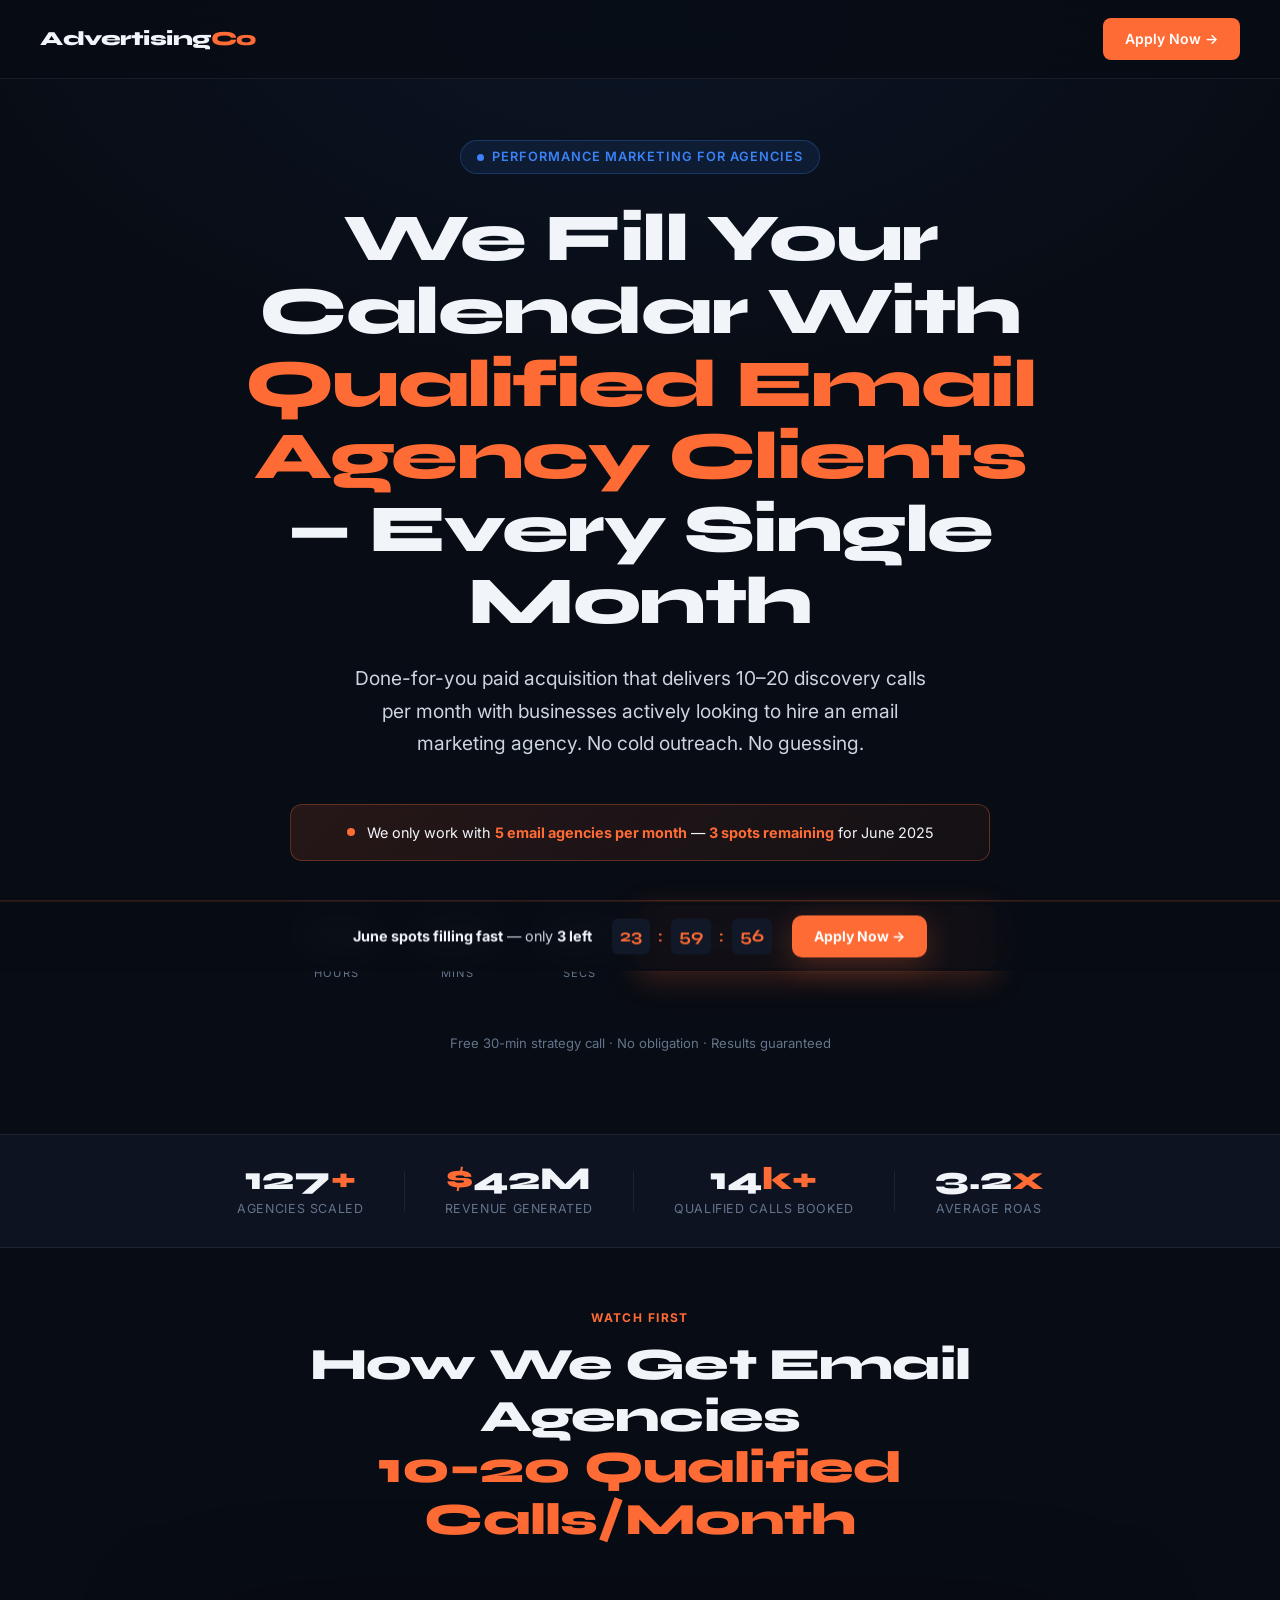
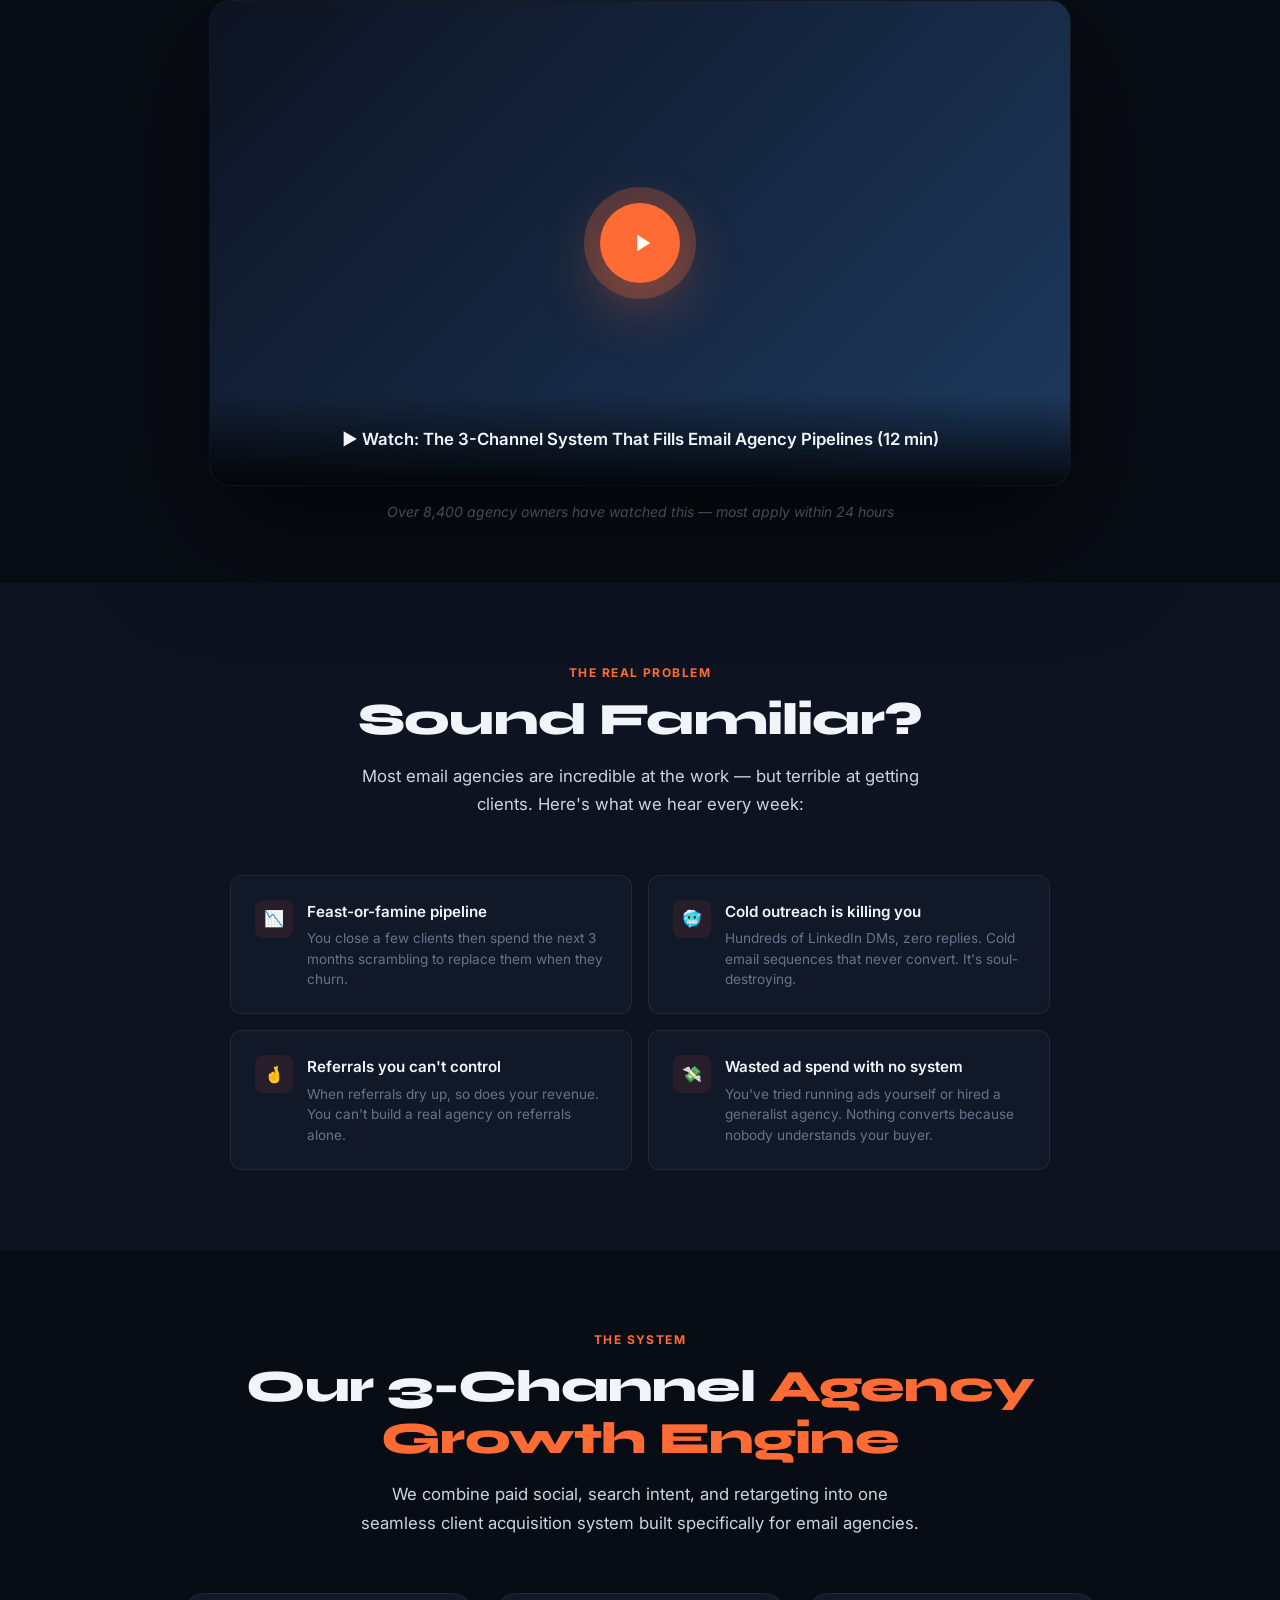
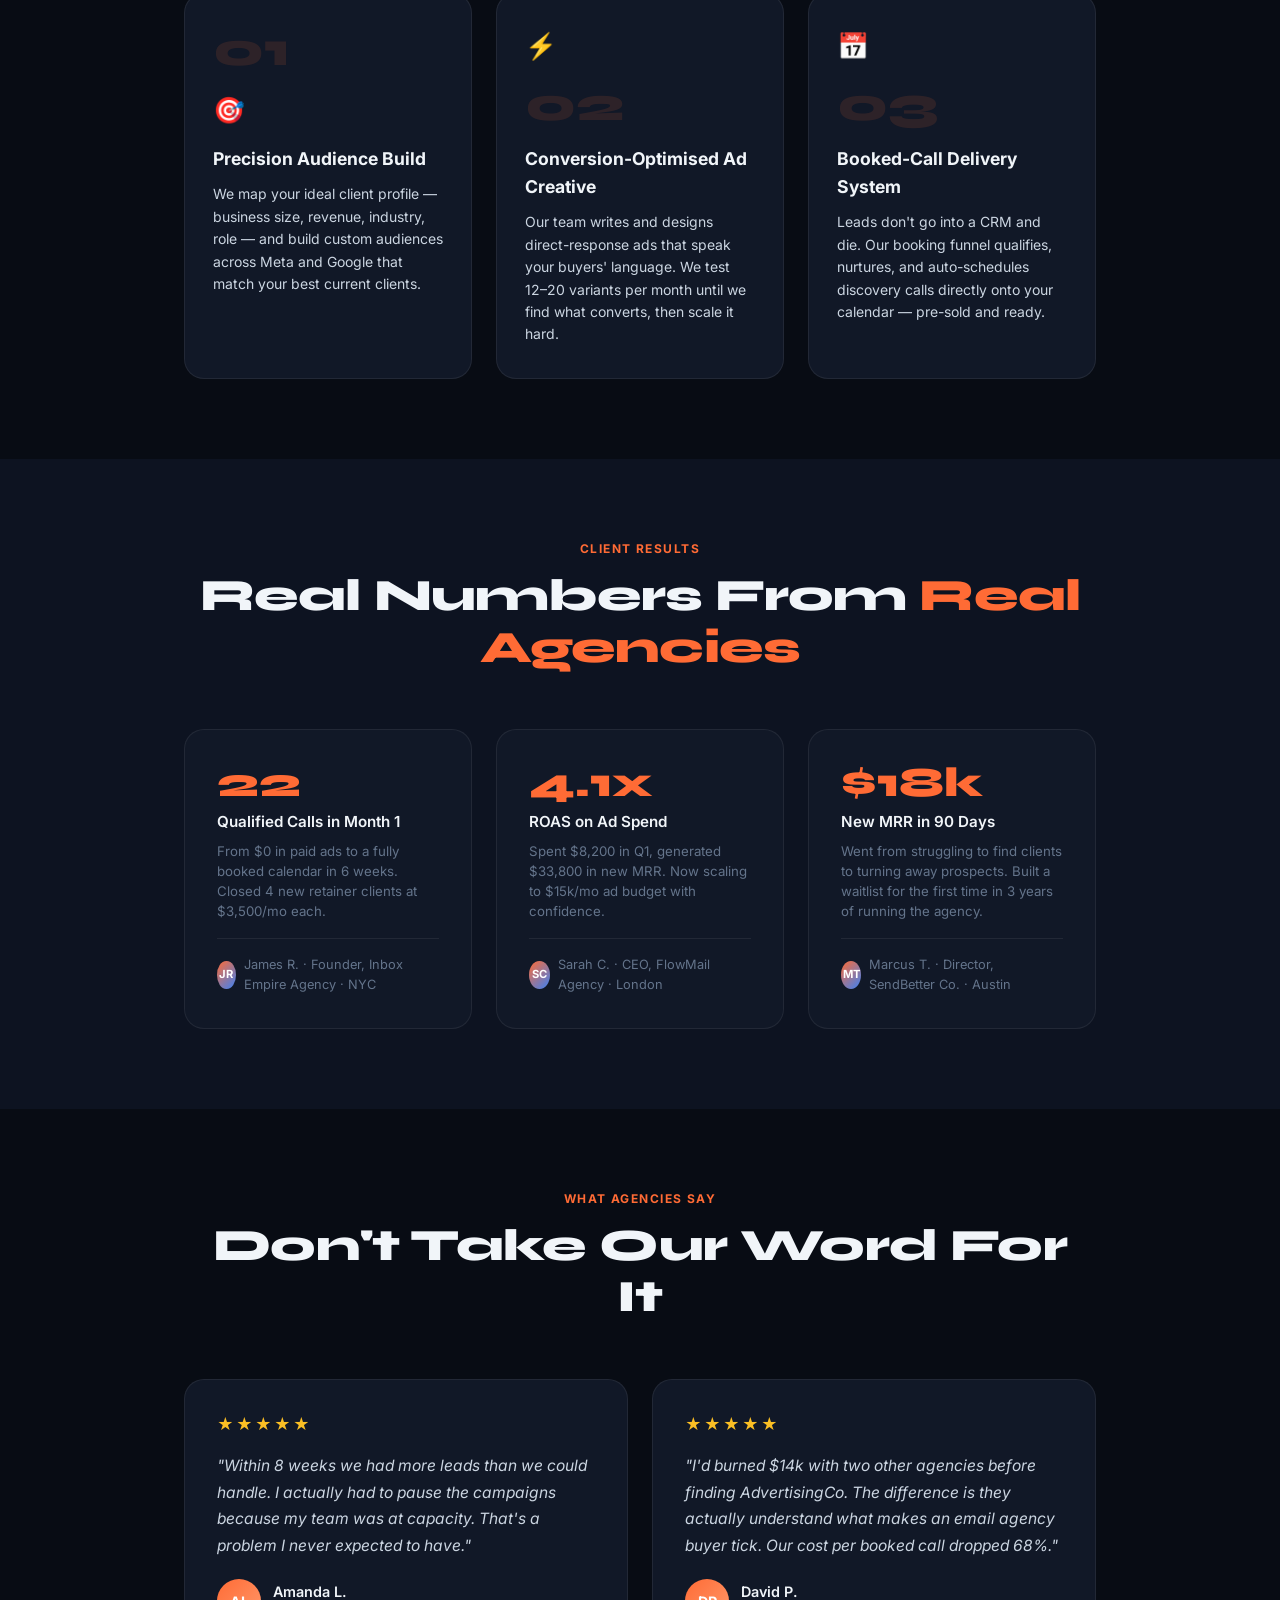
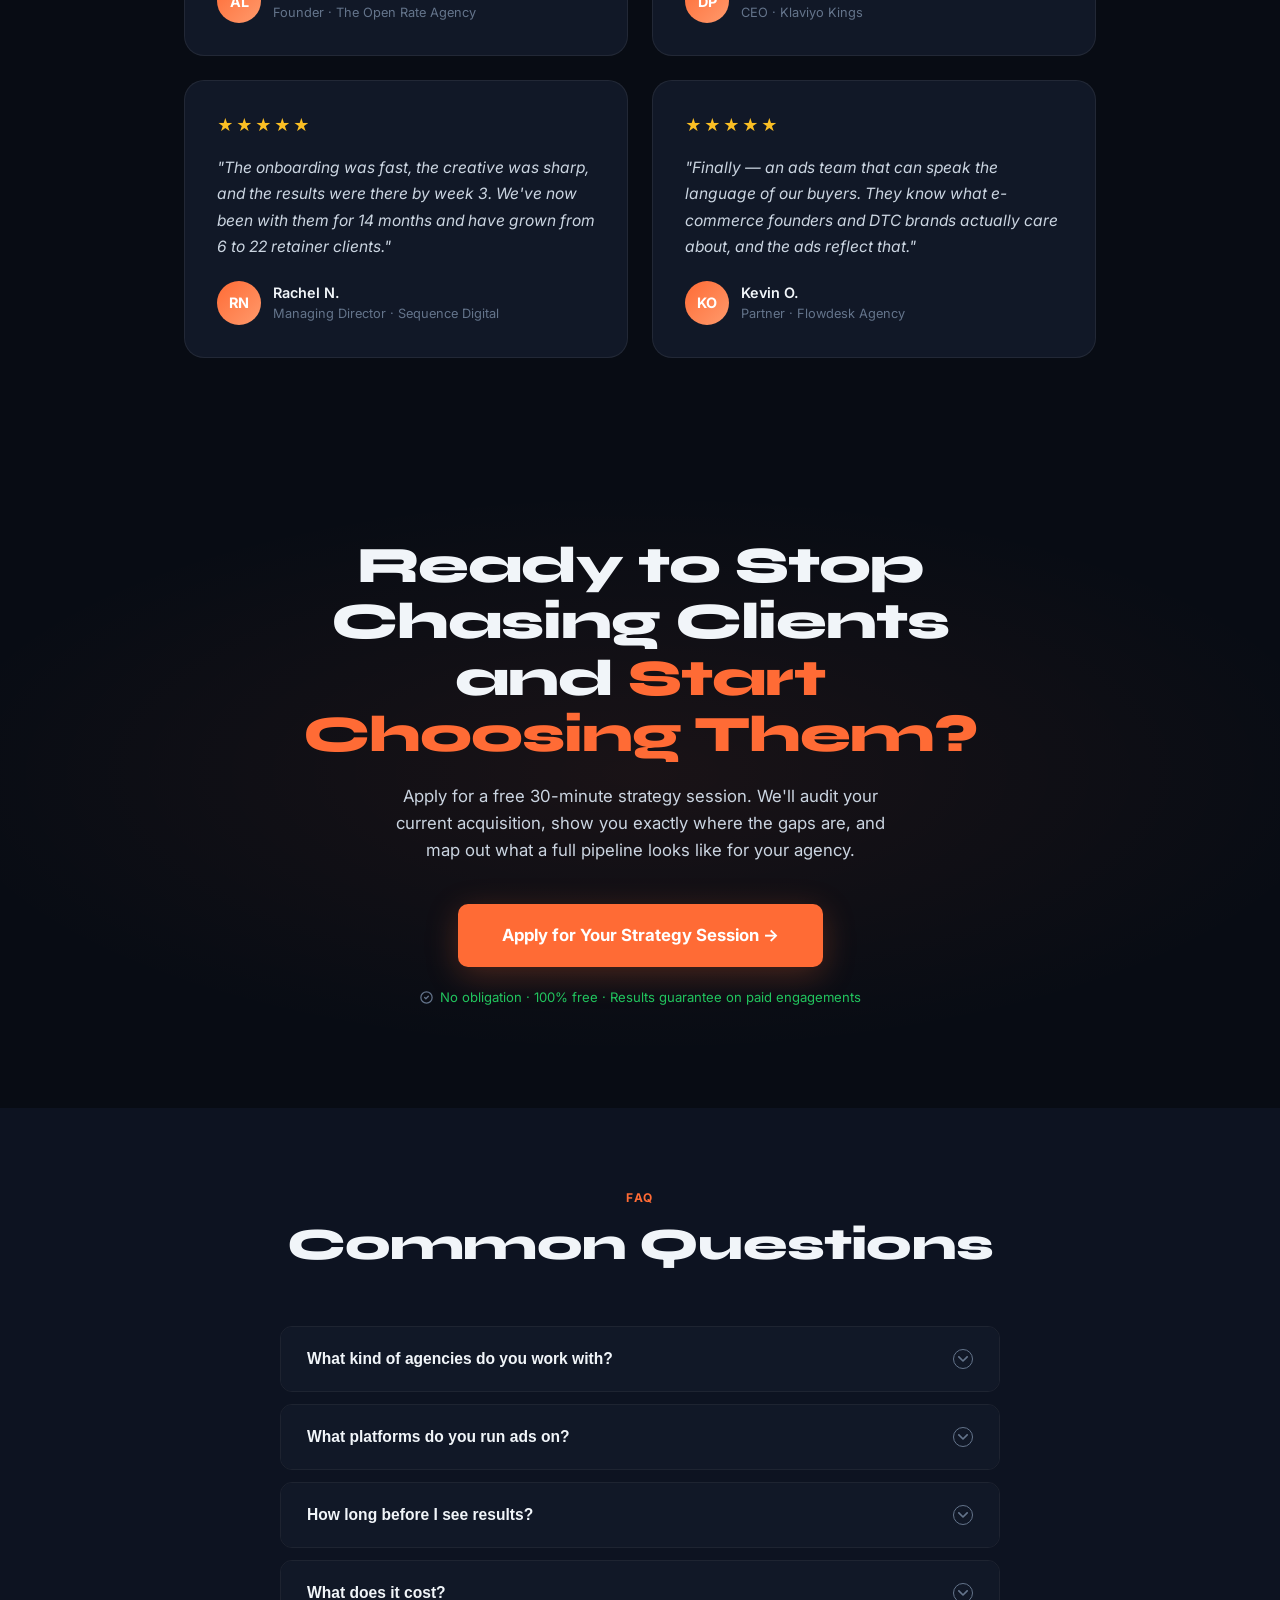
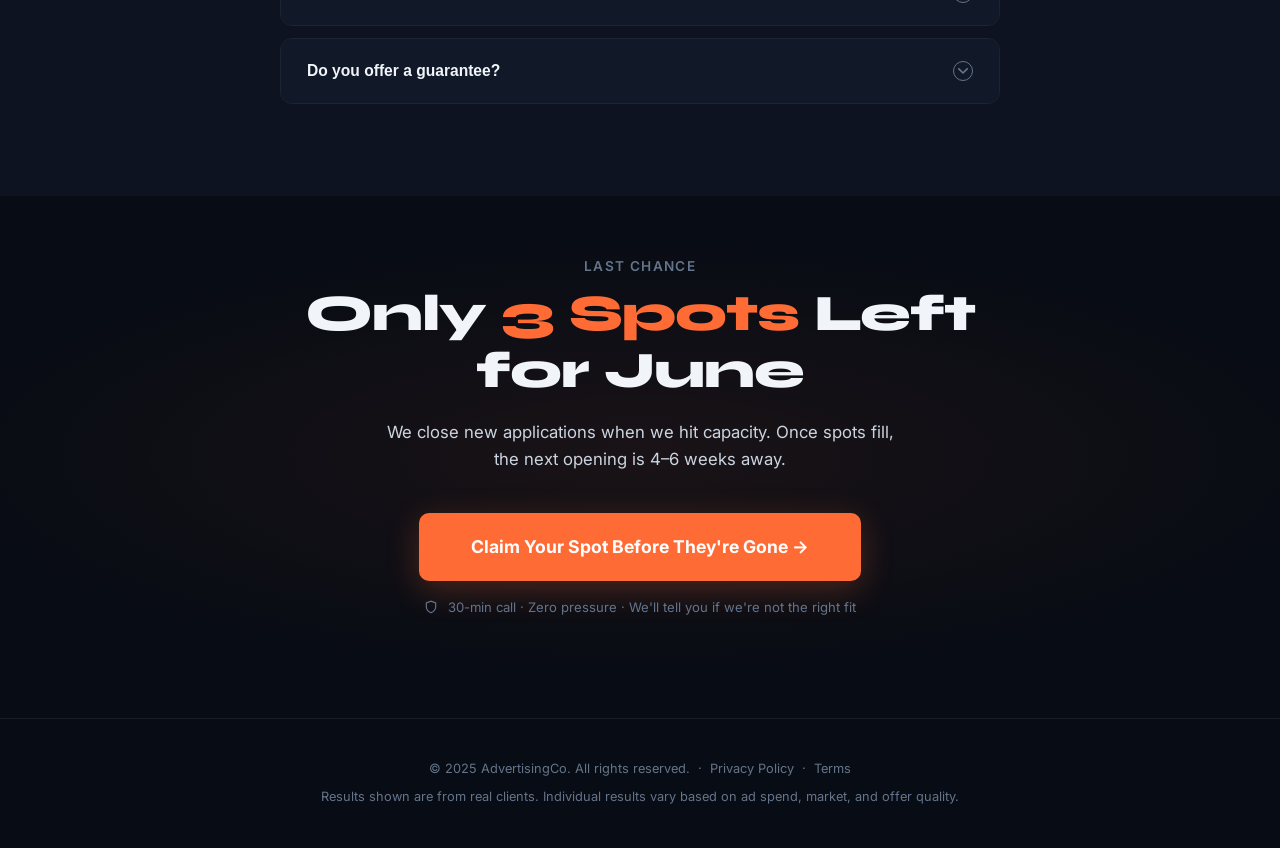
<file: index.html>
<!DOCTYPE html>
<html lang="en">
<head>
  <meta charset="UTF-8" />
  <meta name="viewport" content="width=device-width, initial-scale=1.0" />
  <title>AdvertisingCo — Performance Marketing for Email Marketing Agencies</title>
  <meta name="description" content="We fill your agency's calendar with 10–20 qualified discovery calls every month using paid acquisition. Done-for-you client generation for email marketing agencies." />
  <link rel="preconnect" href="https://fonts.googleapis.com" />
  <link rel="preconnect" href="https://fonts.gstatic.com" crossorigin />
  <link href="https://fonts.googleapis.com/css2?family=Inter:wght@300;400;500;600;700;800;900&family=Syne:wght@700;800&display=swap" rel="stylesheet" />

  <style>
    /* ── DESIGN TOKENS ───────────────────────────── */
    :root {
      --bg-primary:   #080C14;
      --bg-secondary: #0D1321;
      --bg-card:      #111827;
      --bg-elevated:  #1A2236;
      --text-primary: #F1F5F9;
      --text-secondary:#CBD5E1;
      --text-muted:   #64748B;
      --accent:       #FF6B35;
      --accent-hover: #E85520;
      --accent-glow:  rgba(255,107,53,0.25);
      --blue:         #3B82F6;
      --blue-glow:    rgba(59,130,246,0.2);
      --success:      #22C55E;
      --border:       rgba(255,255,255,0.07);
      --border-hover: rgba(255,255,255,0.14);
      --radius:       12px;
      --radius-lg:    20px;
    }

    *, *::before, *::after { box-sizing: border-box; margin: 0; padding: 0; }

    html { scroll-behavior: smooth; }

    body {
      font-family: 'Inter', sans-serif;
      background: var(--bg-primary);
      color: var(--text-primary);
      line-height: 1.6;
      overflow-x: hidden;
    }

    /* ── STICKY NAV ──────────────────────────────── */
    .nav {
      position: fixed; top: 0; left: 0; right: 0; z-index: 100;
      display: flex; align-items: center; justify-content: space-between;
      padding: 18px 40px;
      background: rgba(8,12,20,0.85);
      backdrop-filter: blur(16px);
      border-bottom: 1px solid var(--border);
      transition: all 0.3s;
    }
    .nav-logo {
      font-family: 'Syne', sans-serif;
      font-size: 1.25rem; font-weight: 800;
      color: var(--text-primary);
      letter-spacing: -0.5px;
    }
    .nav-logo span { color: var(--accent); }
    .nav-cta {
      background: var(--accent);
      color: #fff; font-weight: 600; font-size: 0.875rem;
      padding: 10px 22px; border-radius: 8px;
      text-decoration: none; border: none; cursor: pointer;
      transition: background 0.2s, transform 0.15s, box-shadow 0.2s;
    }
    .nav-cta:hover {
      background: var(--accent-hover);
      transform: translateY(-1px);
      box-shadow: 0 6px 24px var(--accent-glow);
    }

    /* ── SECTIONS ────────────────────────────────── */
    section { width: 100%; }
    .container { max-width: 960px; margin: 0 auto; padding: 0 24px; }
    .container-wide { max-width: 1140px; margin: 0 auto; padding: 0 24px; }

    /* ── HERO ────────────────────────────────────── */
    .hero {
      padding: 140px 24px 80px;
      text-align: center;
      background: radial-gradient(ellipse 80% 50% at 50% 0%, rgba(59,130,246,0.08) 0%, transparent 70%);
      position: relative;
    }
    .hero-eyebrow {
      display: inline-flex; align-items: center; gap: 8px;
      background: rgba(59,130,246,0.1);
      border: 1px solid rgba(59,130,246,0.25);
      border-radius: 100px;
      padding: 6px 16px;
      font-size: 0.8rem; font-weight: 600; letter-spacing: 0.08em;
      color: var(--blue); text-transform: uppercase;
      margin-bottom: 28px;
    }
    .hero-eyebrow::before { content: ''; width: 7px; height: 7px; background: var(--blue); border-radius: 50%; }
    .hero h1 {
      font-family: 'Syne', sans-serif;
      font-size: clamp(2.4rem, 5.5vw, 4.2rem);
      font-weight: 800; line-height: 1.08;
      letter-spacing: -1.5px;
      max-width: 820px; margin: 0 auto 24px;
    }
    .hero h1 em { font-style: normal; color: var(--accent); }
    .hero-sub {
      font-size: clamp(1rem, 2vw, 1.2rem);
      color: var(--text-secondary);
      max-width: 600px; margin: 0 auto 44px;
      line-height: 1.7;
    }

    /* ── SOCIAL PROOF BAR ────────────────────────── */
    .proof-bar {
      display: flex; align-items: center; justify-content: center;
      gap: 40px; flex-wrap: wrap;
      padding: 28px 24px;
      border-top: 1px solid var(--border);
      border-bottom: 1px solid var(--border);
      background: var(--bg-secondary);
    }
    .proof-stat { text-align: center; }
    .proof-stat-num {
      font-family: 'Syne', sans-serif;
      font-size: 2rem; font-weight: 800;
      color: var(--text-primary); line-height: 1;
    }
    .proof-stat-num span { color: var(--accent); }
    .proof-stat-label { font-size: 0.78rem; color: var(--text-muted); margin-top: 4px; letter-spacing: 0.05em; text-transform: uppercase; }
    .proof-divider { width: 1px; height: 40px; background: var(--border); }

    /* ── SPOTS BANNER ────────────────────────────── */
    .spots-banner {
      background: linear-gradient(135deg, rgba(255,107,53,0.12), rgba(255,107,53,0.05));
      border: 1px solid rgba(255,107,53,0.3);
      border-radius: var(--radius);
      padding: 16px 24px;
      display: flex; align-items: center; justify-content: center; gap: 12px;
      max-width: 700px; margin: 0 auto 44px;
      font-size: 0.9rem;
    }
    .spots-dot { width: 8px; height: 8px; background: var(--accent); border-radius: 50%; animation: pulse 1.5s infinite; }
    @keyframes pulse { 0%,100%{opacity:1;transform:scale(1)} 50%{opacity:0.5;transform:scale(1.3)} }
    .spots-banner strong { color: var(--accent); }

    /* ── VIDEO ───────────────────────────────────── */
    .vsl-section { padding: 60px 24px; }
    .video-wrapper {
      max-width: 860px; margin: 0 auto;
      border-radius: var(--radius-lg);
      overflow: hidden;
      box-shadow: 0 40px 120px rgba(0,0,0,0.6), 0 0 0 1px var(--border);
      position: relative;
      background: var(--bg-card);
      aspect-ratio: 16/9;
      cursor: pointer;
    }
    .video-thumb {
      width: 100%; height: 100%; object-fit: cover;
      position: absolute; inset: 0;
      background: linear-gradient(135deg, #0D1321, #1E3A5F);
      display: flex; align-items: center; justify-content: center;
    }
    .video-play-btn {
      width: 80px; height: 80px;
      background: var(--accent);
      border-radius: 50%;
      display: flex; align-items: center; justify-content: center;
      box-shadow: 0 0 0 16px var(--accent-glow), 0 20px 60px rgba(255,107,53,0.4);
      cursor: pointer; transition: transform 0.2s, box-shadow 0.2s;
      position: absolute; top: 50%; left: 50%; transform: translate(-50%,-50%);
      z-index: 2;
    }
    .video-play-btn:hover { transform: translate(-50%,-50%) scale(1.1); box-shadow: 0 0 0 20px var(--accent-glow), 0 20px 80px rgba(255,107,53,0.5); }
    .video-play-btn svg { width: 28px; height: 28px; fill: #fff; margin-left: 4px; }
    .video-headline {
      position: absolute; bottom: 0; left: 0; right: 0;
      padding: 32px;
      background: linear-gradient(to top, rgba(0,0,0,0.85), transparent);
      font-size: 1.05rem; font-weight: 600;
      text-align: center;
    }
    .video-caption {
      text-align: center; margin-top: 16px;
      font-size: 0.875rem; color: var(--text-muted); font-style: italic;
    }

    /* ── SECTION HEADERS ─────────────────────────── */
    .section-header { text-align: center; margin-bottom: 56px; }
    .section-eyebrow {
      font-size: 0.75rem; font-weight: 700; letter-spacing: 0.12em;
      text-transform: uppercase; color: var(--accent);
      margin-bottom: 12px;
    }
    .section-title {
      font-family: 'Syne', sans-serif;
      font-size: clamp(1.8rem, 3.5vw, 2.8rem);
      font-weight: 800; line-height: 1.15; letter-spacing: -0.8px;
    }
    .section-title em { font-style: normal; color: var(--accent); }
    .section-sub {
      font-size: 1.05rem; color: var(--text-secondary);
      max-width: 560px; margin: 16px auto 0; line-height: 1.7;
    }

    /* ── PROBLEM SECTION ─────────────────────────── */
    .problem-section {
      padding: 80px 24px;
      background: var(--bg-secondary);
    }
    .problem-grid {
      display: grid; grid-template-columns: 1fr 1fr;
      gap: 16px; max-width: 820px; margin: 0 auto;
    }
    .problem-card {
      background: var(--bg-card);
      border: 1px solid var(--border);
      border-radius: var(--radius);
      padding: 24px;
      display: flex; gap: 14px; align-items: flex-start;
      transition: border-color 0.2s;
    }
    .problem-card:hover { border-color: var(--border-hover); }
    .problem-icon {
      width: 38px; height: 38px; min-width: 38px;
      background: rgba(239,68,68,0.1);
      border-radius: 8px;
      display: flex; align-items: center; justify-content: center;
      font-size: 1rem;
    }
    .problem-card h4 { font-size: 0.95rem; font-weight: 600; margin-bottom: 4px; }
    .problem-card p { font-size: 0.85rem; color: var(--text-muted); line-height: 1.5; }

    /* ── SOLUTION / HOW IT WORKS ─────────────────── */
    .solution-section { padding: 80px 24px; }
    .steps-grid {
      display: grid; grid-template-columns: repeat(3, 1fr);
      gap: 24px;
    }
    .step-card {
      background: var(--bg-card);
      border: 1px solid var(--border);
      border-radius: var(--radius-lg);
      padding: 32px 28px;
      position: relative; overflow: hidden;
      transition: transform 0.25s, border-color 0.25s, box-shadow 0.25s;
    }
    .step-card:hover {
      transform: translateY(-4px);
      border-color: rgba(255,107,53,0.35);
      box-shadow: 0 20px 60px rgba(0,0,0,0.3);
    }
    .step-card::before {
      content: ''; position: absolute;
      inset: 0; opacity: 0;
      background: radial-gradient(ellipse at top left, var(--accent-glow), transparent 70%);
      transition: opacity 0.3s;
    }
    .step-card:hover::before { opacity: 1; }
    .step-num {
      font-family: 'Syne', sans-serif;
      font-size: 3rem; font-weight: 800;
      color: rgba(255,107,53,0.12); line-height: 1;
      margin-bottom: 16px;
    }
    .step-icon { font-size: 1.6rem; margin-bottom: 14px; }
    .step-card h3 { font-size: 1.1rem; font-weight: 700; margin-bottom: 10px; }
    .step-card p { font-size: 0.875rem; color: var(--text-secondary); line-height: 1.6; }

    /* ── RESULTS ─────────────────────────────────── */
    .results-section {
      padding: 80px 24px;
      background: var(--bg-secondary);
    }
    .results-grid {
      display: grid; grid-template-columns: repeat(3, 1fr);
      gap: 24px;
    }
    .result-card {
      background: var(--bg-card);
      border: 1px solid var(--border);
      border-radius: var(--radius-lg);
      padding: 32px;
      transition: transform 0.25s, border-color 0.25s;
    }
    .result-card:hover { transform: translateY(-3px); border-color: var(--border-hover); }
    .result-metric {
      font-family: 'Syne', sans-serif;
      font-size: 2.6rem; font-weight: 800;
      color: var(--accent); line-height: 1;
      margin-bottom: 6px;
    }
    .result-label { font-size: 0.95rem; font-weight: 600; margin-bottom: 8px; }
    .result-desc { font-size: 0.83rem; color: var(--text-muted); line-height: 1.5; }
    .result-agency {
      margin-top: 16px; padding-top: 16px;
      border-top: 1px solid var(--border);
      font-size: 0.8rem; color: var(--text-muted);
      display: flex; align-items: center; gap: 8px;
    }
    .result-avatar {
      width: 28px; height: 28px; border-radius: 50%;
      background: linear-gradient(135deg, var(--accent), var(--blue));
      font-size: 0.7rem; font-weight: 700;
      display: flex; align-items: center; justify-content: center;
      color: #fff;
    }

    /* ── TESTIMONIALS ────────────────────────────── */
    .testimonials-section { padding: 80px 24px; }
    .testimonials-grid {
      display: grid; grid-template-columns: repeat(2, 1fr);
      gap: 24px;
    }
    .testimonial-card {
      background: var(--bg-card);
      border: 1px solid var(--border);
      border-radius: var(--radius-lg);
      padding: 32px;
      transition: border-color 0.25s;
    }
    .testimonial-card:hover { border-color: rgba(255,107,53,0.3); }
    .testimonial-stars { color: #FBBF24; font-size: 1rem; margin-bottom: 16px; letter-spacing: 2px; }
    .testimonial-quote {
      font-size: 0.975rem; line-height: 1.7;
      color: var(--text-secondary); margin-bottom: 20px;
      font-style: italic;
    }
    .testimonial-author { display: flex; align-items: center; gap: 12px; }
    .author-avatar {
      width: 44px; height: 44px; border-radius: 50%;
      background: linear-gradient(135deg, var(--accent), #FF9A6C);
      display: flex; align-items: center; justify-content: center;
      font-weight: 700; font-size: 0.9rem; color: #fff;
    }
    .author-name { font-weight: 600; font-size: 0.9rem; }
    .author-title { font-size: 0.8rem; color: var(--text-muted); }

    /* ── CTA SECTION ─────────────────────────────── */
    .cta-section {
      padding: 100px 24px;
      text-align: center;
      background: radial-gradient(ellipse 80% 60% at 50% 50%, rgba(255,107,53,0.07) 0%, transparent 70%);
    }
    .cta-section h2 {
      font-family: 'Syne', sans-serif;
      font-size: clamp(2rem, 4vw, 3.2rem);
      font-weight: 800; letter-spacing: -1px;
      max-width: 700px; margin: 0 auto 20px;
      line-height: 1.1;
    }
    .cta-section h2 em { font-style: normal; color: var(--accent); }
    .cta-section p {
      font-size: 1.05rem; color: var(--text-secondary);
      max-width: 520px; margin: 0 auto 40px;
    }
    .guarantee-note {
      margin-top: 20px; font-size: 0.82rem;
      color: var(--text-muted); display: flex;
      align-items: center; justify-content: center; gap: 6px;
    }
    .guarantee-note svg { width: 15px; height: 15px; fill: var(--success); }

    /* ── BUTTONS ─────────────────────────────────── */
    .btn-primary {
      display: inline-block;
      background: var(--accent);
      color: #fff; font-weight: 700; font-size: 1.05rem;
      padding: 18px 44px; border-radius: 10px;
      text-decoration: none; border: none; cursor: pointer;
      transition: background 0.2s, transform 0.15s, box-shadow 0.2s;
      box-shadow: 0 8px 32px var(--accent-glow);
    }
    .btn-primary:hover {
      background: var(--accent-hover);
      transform: translateY(-2px);
      box-shadow: 0 14px 48px var(--accent-glow);
    }
    .btn-primary:active { transform: translateY(0); }
    .btn-secondary {
      display: inline-block;
      background: transparent;
      color: var(--text-primary); font-weight: 600; font-size: 0.95rem;
      padding: 14px 32px; border-radius: 10px;
      text-decoration: none;
      border: 1px solid var(--border-hover);
      cursor: pointer;
      transition: border-color 0.2s, background 0.2s;
    }
    .btn-secondary:hover { border-color: var(--accent); background: rgba(255,107,53,0.05); }

    /* ── FAQ ─────────────────────────────────────── */
    .faq-section {
      padding: 80px 24px;
      background: var(--bg-secondary);
    }
    .faq-list { max-width: 720px; margin: 0 auto; }
    .faq-item {
      border: 1px solid var(--border);
      border-radius: var(--radius);
      margin-bottom: 12px;
      overflow: hidden;
    }
    .faq-q {
      width: 100%; background: var(--bg-card);
      border: none; padding: 22px 26px;
      display: flex; align-items: center; justify-content: space-between;
      cursor: pointer; font-size: 0.975rem; font-weight: 600;
      color: var(--text-primary); text-align: left;
      transition: background 0.2s;
    }
    .faq-q:hover { background: var(--bg-elevated); }
    .faq-chevron {
      width: 20px; height: 20px; min-width: 20px;
      border: 1.5px solid var(--text-muted);
      border-radius: 50%;
      display: flex; align-items: center; justify-content: center;
      transition: transform 0.3s, border-color 0.2s;
    }
    .faq-chevron svg { width: 10px; fill: none; stroke: var(--text-muted); stroke-width: 2; transition: stroke 0.2s; }
    .faq-item.open .faq-chevron { transform: rotate(180deg); border-color: var(--accent); }
    .faq-item.open .faq-chevron svg { stroke: var(--accent); }
    .faq-a {
      background: var(--bg-card);
      padding: 0 26px;
      max-height: 0; overflow: hidden;
      transition: max-height 0.35s ease, padding 0.3s;
    }
    .faq-item.open .faq-a { max-height: 300px; padding: 0 26px 22px; }
    .faq-a p { font-size: 0.9rem; color: var(--text-secondary); line-height: 1.7; }

    /* ── STICKY CTA BAR ──────────────────────────── */
    .sticky-bar {
      position: fixed; bottom: 0; left: 0; right: 0; z-index: 90;
      background: rgba(8,12,20,0.96);
      backdrop-filter: blur(16px);
      border-top: 1px solid rgba(255,107,53,0.3);
      padding: 14px 24px;
      display: flex; align-items: center; justify-content: center; gap: 20px;
      transform: translateY(100%);
      transition: transform 0.4s cubic-bezier(0.16,1,0.3,1);
    }
    .sticky-bar.visible { transform: translateY(0); }
    .sticky-bar-text { font-size: 0.9rem; color: var(--text-secondary); }
    .sticky-bar-text strong { color: var(--text-primary); }
    .sticky-countdown {
      display: flex; gap: 8px; align-items: center;
      font-family: 'Syne', sans-serif;
      font-size: 1rem; font-weight: 700; color: var(--accent);
    }
    .sticky-countdown span { background: var(--bg-card); padding: 4px 8px; border-radius: 6px; font-size: 1.1rem; }

    /* ── COUNTDOWN IN HERO ───────────────────────── */
    .hero-countdown {
      display: inline-flex; gap: 16px;
      margin-bottom: 36px;
    }
    .countdown-unit { text-align: center; }
    .countdown-num {
      font-family: 'Syne', sans-serif;
      font-size: 2rem; font-weight: 800;
      background: var(--bg-card);
      border: 1px solid var(--border);
      border-radius: 10px;
      padding: 10px 18px;
      min-width: 70px;
      display: block; line-height: 1;
    }
    .countdown-label { font-size: 0.7rem; color: var(--text-muted); margin-top: 6px; letter-spacing: 0.1em; text-transform: uppercase; }

    /* ── FOOTER ──────────────────────────────────── */
    footer {
      padding: 40px 24px; text-align: center;
      border-top: 1px solid var(--border);
      font-size: 0.8rem; color: var(--text-muted);
    }
    footer a { color: var(--text-muted); text-decoration: none; }
    footer a:hover { color: var(--text-primary); }

    /* ── EXIT POPUP ──────────────────────────────── */
    .exit-overlay {
      position: fixed; inset: 0; z-index: 200;
      background: rgba(0,0,0,0.7); backdrop-filter: blur(4px);
      display: none; align-items: center; justify-content: center;
      padding: 24px;
    }
    .exit-overlay.active { display: flex; }
    .exit-modal {
      background: var(--bg-card);
      border: 1px solid rgba(255,107,53,0.3);
      border-radius: var(--radius-lg);
      padding: 48px 40px;
      max-width: 520px; width: 100%;
      text-align: center; position: relative;
    }
    .exit-close {
      position: absolute; top: 16px; right: 18px;
      background: none; border: none; cursor: pointer;
      color: var(--text-muted); font-size: 1.3rem; line-height: 1;
    }
    .exit-modal h3 {
      font-family: 'Syne', sans-serif;
      font-size: 1.7rem; font-weight: 800; margin-bottom: 12px;
    }
    .exit-modal p { font-size: 0.925rem; color: var(--text-secondary); margin-bottom: 28px; line-height: 1.6; }
    .exit-modal .btn-primary { width: 100%; display: block; }
    .exit-dismiss { margin-top: 14px; font-size: 0.82rem; color: var(--text-muted); cursor: pointer; }
    .exit-dismiss:hover { color: var(--text-primary); }

    /* ── TOAST ───────────────────────────────────── */
    .proof-toast {
      position: fixed; bottom: 80px; left: 24px; z-index: 150;
      background: var(--bg-elevated);
      border: 1px solid var(--border-hover);
      border-radius: 12px;
      padding: 12px 18px;
      display: flex; align-items: center; gap: 10px;
      font-size: 0.83rem; color: var(--text-secondary);
      box-shadow: 0 8px 32px rgba(0,0,0,0.3);
      transform: translateY(20px); opacity: 0;
      transition: transform 0.4s, opacity 0.4s;
      max-width: 280px;
    }
    .proof-toast.show { transform: translateY(0); opacity: 1; }
    .toast-dot { width: 8px; height: 8px; background: var(--success); border-radius: 50%; min-width: 8px; }

    /* ── FADE IN ─────────────────────────────────── */
    .fade-in { opacity: 0; transform: translateY(28px); transition: opacity 0.6s ease, transform 0.6s ease; }
    .fade-in.visible { opacity: 1; transform: translateY(0); }

    /* ── RESPONSIVE ──────────────────────────────── */
    @media (max-width: 768px) {
      .nav { padding: 14px 20px; }
      .hero { padding: 100px 20px 60px; }
      .proof-bar { gap: 24px; }
      .proof-divider { display: none; }
      .problem-grid { grid-template-columns: 1fr; }
      .steps-grid { grid-template-columns: 1fr; }
      .results-grid { grid-template-columns: 1fr; }
      .testimonials-grid { grid-template-columns: 1fr; }
      .sticky-bar { flex-direction: column; gap: 10px; padding: 12px 16px; }
      .sticky-bar-text { text-align: center; font-size: 0.82rem; }
    }
  </style>
</head>

<body>

  <!-- NAV -->
  <nav class="nav">
    <div class="nav-logo">Advertising<span>Co</span></div>
    <a href="apply.html" class="nav-cta">Apply Now →</a>
  </nav>

  <!-- HERO -->
  <section class="hero" id="hero">
    <div class="container">
      <div class="hero-eyebrow">Performance Marketing for Agencies</div>

      <h1>We Fill Your Calendar With <em>Qualified Email Agency Clients</em> — Every Single Month</h1>

      <p class="hero-sub">
        Done-for-you paid acquisition that delivers 10–20 discovery calls per month with businesses actively looking to hire an email marketing agency. No cold outreach. No guessing.
      </p>

      <div class="spots-banner">
        <span class="spots-dot"></span>
        <span>We only work with <strong>5 email agencies per month</strong> — <strong id="spots-left">3 spots remaining</strong> for June 2025</span>
      </div>

      <div class="hero-countdown">
        <div class="countdown-unit">
          <span class="countdown-num" id="c-hours">23</span>
          <div class="countdown-label">Hours</div>
        </div>
        <div class="countdown-unit">
          <span class="countdown-num" id="c-mins">47</span>
          <div class="countdown-label">Mins</div>
        </div>
        <div class="countdown-unit">
          <span class="countdown-num" id="c-secs">00</span>
          <div class="countdown-label">Secs</div>
        </div>
      </div>

      <a href="apply.html" class="btn-primary">Check If Your Agency Qualifies →</a>
      <p style="margin-top:14px;font-size:0.82rem;color:var(--text-muted);">Free 30-min strategy call · No obligation · Results guaranteed</p>
    </div>
  </section>

  <!-- PROOF BAR -->
  <div class="proof-bar fade-in">
    <div class="proof-stat">
      <div class="proof-stat-num">127<span>+</span></div>
      <div class="proof-stat-label">Agencies Scaled</div>
    </div>
    <div class="proof-divider"></div>
    <div class="proof-stat">
      <div class="proof-stat-num"><span>$</span>42M</div>
      <div class="proof-stat-label">Revenue Generated</div>
    </div>
    <div class="proof-divider"></div>
    <div class="proof-stat">
      <div class="proof-stat-num">14<span>k+</span></div>
      <div class="proof-stat-label">Qualified Calls Booked</div>
    </div>
    <div class="proof-divider"></div>
    <div class="proof-stat">
      <div class="proof-stat-num">3.2<span>x</span></div>
      <div class="proof-stat-label">Average ROAS</div>
    </div>
  </div>

  <!-- VSL -->
  <section class="vsl-section fade-in">
    <div class="container">
      <div class="section-header">
        <div class="section-eyebrow">Watch First</div>
        <h2 class="section-title">How We Get Email Agencies<br><em>10–20 Qualified Calls/Month</em></h2>
      </div>
      <div class="video-wrapper">
        <div class="video-thumb">
          <div class="video-play-btn" onclick="handleVideoPlay()">
            <svg viewBox="0 0 24 24"><path d="M8 5v14l11-7z"/></svg>
          </div>
          <div class="video-headline">▶ Watch: The 3-Channel System That Fills Email Agency Pipelines (12 min)</div>
        </div>
      </div>
      <p class="video-caption">Over 8,400 agency owners have watched this — most apply within 24 hours</p>
    </div>
  </section>

  <!-- PROBLEM -->
  <section class="problem-section">
    <div class="container">
      <div class="section-header fade-in">
        <div class="section-eyebrow">The Real Problem</div>
        <h2 class="section-title">Sound Familiar?</h2>
        <p class="section-sub">Most email agencies are incredible at the work — but terrible at getting clients. Here's what we hear every week:</p>
      </div>
      <div class="problem-grid">
        <div class="problem-card fade-in">
          <div class="problem-icon">📉</div>
          <div>
            <h4>Feast-or-famine pipeline</h4>
            <p>You close a few clients then spend the next 3 months scrambling to replace them when they churn.</p>
          </div>
        </div>
        <div class="problem-card fade-in">
          <div class="problem-icon">🥶</div>
          <div>
            <h4>Cold outreach is killing you</h4>
            <p>Hundreds of LinkedIn DMs, zero replies. Cold email sequences that never convert. It's soul-destroying.</p>
          </div>
        </div>
        <div class="problem-card fade-in">
          <div class="problem-icon">🤞</div>
          <div>
            <h4>Referrals you can't control</h4>
            <p>When referrals dry up, so does your revenue. You can't build a real agency on referrals alone.</p>
          </div>
        </div>
        <div class="problem-card fade-in">
          <div class="problem-icon">💸</div>
          <div>
            <h4>Wasted ad spend with no system</h4>
            <p>You've tried running ads yourself or hired a generalist agency. Nothing converts because nobody understands your buyer.</p>
          </div>
        </div>
      </div>
    </div>
  </section>

  <!-- HOW IT WORKS -->
  <section class="solution-section">
    <div class="container">
      <div class="section-header fade-in">
        <div class="section-eyebrow">The System</div>
        <h2 class="section-title">Our 3-Channel <em>Agency Growth Engine</em></h2>
        <p class="section-sub">We combine paid social, search intent, and retargeting into one seamless client acquisition system built specifically for email agencies.</p>
      </div>
      <div class="steps-grid">
        <div class="step-card fade-in">
          <div class="step-num">01</div>
          <div class="step-icon">🎯</div>
          <h3>Precision Audience Build</h3>
          <p>We map your ideal client profile — business size, revenue, industry, role — and build custom audiences across Meta and Google that match your best current clients.</p>
        </div>
        <div class="step-card fade-in">
          <div class="step-icon">⚡</div>
          <div class="step-num">02</div>
          <h3>Conversion-Optimised Ad Creative</h3>
          <p>Our team writes and designs direct-response ads that speak your buyers' language. We test 12–20 variants per month until we find what converts, then scale it hard.</p>
        </div>
        <div class="step-card fade-in">
          <div class="step-icon">📅</div>
          <div class="step-num">03</div>
          <h3>Booked-Call Delivery System</h3>
          <p>Leads don't go into a CRM and die. Our booking funnel qualifies, nurtures, and auto-schedules discovery calls directly onto your calendar — pre-sold and ready.</p>
        </div>
      </div>
    </div>
  </section>

  <!-- RESULTS -->
  <section class="results-section">
    <div class="container">
      <div class="section-header fade-in">
        <div class="section-eyebrow">Client Results</div>
        <h2 class="section-title">Real Numbers From <em>Real Agencies</em></h2>
      </div>
      <div class="results-grid">
        <div class="result-card fade-in">
          <div class="result-metric">22</div>
          <div class="result-label">Qualified Calls in Month 1</div>
          <div class="result-desc">From $0 in paid ads to a fully booked calendar in 6 weeks. Closed 4 new retainer clients at $3,500/mo each.</div>
          <div class="result-agency">
            <div class="result-avatar">JR</div>
            <span>James R. · Founder, Inbox Empire Agency · NYC</span>
          </div>
        </div>
        <div class="result-card fade-in">
          <div class="result-metric">4.1x</div>
          <div class="result-label">ROAS on Ad Spend</div>
          <div class="result-desc">Spent $8,200 in Q1, generated $33,800 in new MRR. Now scaling to $15k/mo ad budget with confidence.</div>
          <div class="result-agency">
            <div class="result-avatar">SC</div>
            <span>Sarah C. · CEO, FlowMail Agency · London</span>
          </div>
        </div>
        <div class="result-card fade-in">
          <div class="result-metric">$18k</div>
          <div class="result-label">New MRR in 90 Days</div>
          <div class="result-desc">Went from struggling to find clients to turning away prospects. Built a waitlist for the first time in 3 years of running the agency.</div>
          <div class="result-agency">
            <div class="result-avatar">MT</div>
            <span>Marcus T. · Director, SendBetter Co. · Austin</span>
          </div>
        </div>
      </div>
    </div>
  </section>

  <!-- TESTIMONIALS -->
  <section class="testimonials-section">
    <div class="container">
      <div class="section-header fade-in">
        <div class="section-eyebrow">What Agencies Say</div>
        <h2 class="section-title">Don't Take Our Word For It</h2>
      </div>
      <div class="testimonials-grid">
        <div class="testimonial-card fade-in">
          <div class="testimonial-stars">★★★★★</div>
          <p class="testimonial-quote">"Within 8 weeks we had more leads than we could handle. I actually had to pause the campaigns because my team was at capacity. That's a problem I never expected to have."</p>
          <div class="testimonial-author">
            <div class="author-avatar">AL</div>
            <div>
              <div class="author-name">Amanda L.</div>
              <div class="author-title">Founder · The Open Rate Agency</div>
            </div>
          </div>
        </div>
        <div class="testimonial-card fade-in">
          <div class="testimonial-stars">★★★★★</div>
          <p class="testimonial-quote">"I'd burned $14k with two other agencies before finding AdvertisingCo. The difference is they actually understand what makes an email agency buyer tick. Our cost per booked call dropped 68%."</p>
          <div class="testimonial-author">
            <div class="author-avatar">DP</div>
            <div>
              <div class="author-name">David P.</div>
              <div class="author-title">CEO · Klaviyo Kings</div>
            </div>
          </div>
        </div>
        <div class="testimonial-card fade-in">
          <div class="testimonial-stars">★★★★★</div>
          <p class="testimonial-quote">"The onboarding was fast, the creative was sharp, and the results were there by week 3. We've now been with them for 14 months and have grown from 6 to 22 retainer clients."</p>
          <div class="testimonial-author">
            <div class="author-avatar">RN</div>
            <div>
              <div class="author-name">Rachel N.</div>
              <div class="author-title">Managing Director · Sequence Digital</div>
            </div>
          </div>
        </div>
        <div class="testimonial-card fade-in">
          <div class="testimonial-stars">★★★★★</div>
          <p class="testimonial-quote">"Finally — an ads team that can speak the language of our buyers. They know what e-commerce founders and DTC brands actually care about, and the ads reflect that."</p>
          <div class="testimonial-author">
            <div class="author-avatar">KO</div>
            <div>
              <div class="author-name">Kevin O.</div>
              <div class="author-title">Partner · Flowdesk Agency</div>
            </div>
          </div>
        </div>
      </div>
    </div>
  </section>

  <!-- CTA -->
  <section class="cta-section">
    <div class="container">
      <div class="fade-in">
        <h2>Ready to Stop Chasing Clients and <em>Start Choosing Them?</em></h2>
        <p>Apply for a free 30-minute strategy session. We'll audit your current acquisition, show you exactly where the gaps are, and map out what a full pipeline looks like for your agency.</p>
        <a href="apply.html" class="btn-primary">Apply for Your Strategy Session →</a>
        <div class="guarantee-note">
          <svg viewBox="0 0 24 24"><path d="M9 12l2 2 4-4m6 2a9 9 0 11-18 0 9 9 0 0118 0z" stroke="currentColor" stroke-width="2" fill="none" stroke-linecap="round" stroke-linejoin="round"/></svg>
          <span style="color:var(--success)">No obligation · 100% free · Results guarantee on paid engagements</span>
        </div>
      </div>
    </div>
  </section>

  <!-- FAQ -->
  <section class="faq-section">
    <div class="container">
      <div class="section-header fade-in">
        <div class="section-eyebrow">FAQ</div>
        <h2 class="section-title">Common Questions</h2>
      </div>
      <div class="faq-list">
        <div class="faq-item fade-in">
          <button class="faq-q" onclick="toggleFaq(this)">
            What kind of agencies do you work with?
            <span class="faq-chevron"><svg viewBox="0 0 12 8"><path d="M1 1l5 5 5-5" stroke-linecap="round" stroke-linejoin="round"/></svg></span>
          </button>
          <div class="faq-a"><p>We exclusively work with email marketing agencies — whether you focus on Klaviyo, ActiveCampaign, Mailchimp, or custom ESP builds. You should be charging at least $1,500/month per retainer client and have at least 2 active clients. We're not the right fit for freelancers just starting out.</p></div>
        </div>
        <div class="faq-item fade-in">
          <button class="faq-q" onclick="toggleFaq(this)">
            What platforms do you run ads on?
            <span class="faq-chevron"><svg viewBox="0 0 12 8"><path d="M1 1l5 5 5-5" stroke-linecap="round" stroke-linejoin="round"/></svg></span>
          </button>
          <div class="faq-a"><p>Primarily Meta (Facebook & Instagram) and Google Search. Depending on your ideal client profile we may also use LinkedIn. We recommend a minimum monthly ad spend of $2,500 to generate meaningful volume. We manage everything end-to-end.</p></div>
        </div>
        <div class="faq-item fade-in">
          <button class="faq-q" onclick="toggleFaq(this)">
            How long before I see results?
            <span class="faq-chevron"><svg viewBox="0 0 12 8"><path d="M1 1l5 5 5-5" stroke-linecap="round" stroke-linejoin="round"/></svg></span>
          </button>
          <div class="faq-a"><p>Most agencies see their first qualified calls within 2–3 weeks of campaign launch. The first 30 days are our testing phase where we find winning creative and audience combinations. By day 45–60 we're in scale mode. Your pipeline looks completely different by month 3.</p></div>
        </div>
        <div class="faq-item fade-in">
          <button class="faq-q" onclick="toggleFaq(this)">
            What does it cost?
            <span class="faq-chevron"><svg viewBox="0 0 12 8"><path d="M1 1l5 5 5-5" stroke-linecap="round" stroke-linejoin="round"/></svg></span>
          </button>
          <div class="faq-a"><p>Our management fee is in addition to your ad spend budget. Pricing is discussed on the strategy call because it depends on your target market, geography, and growth goals. What we can say: every client who stays with us for 90+ days generates positive ROI on both ad spend and management fee combined.</p></div>
        </div>
        <div class="faq-item fade-in">
          <button class="faq-q" onclick="toggleFaq(this)">
            Do you offer a guarantee?
            <span class="faq-chevron"><svg viewBox="0 0 12 8"><path d="M1 1l5 5 5-5" stroke-linecap="round" stroke-linejoin="round"/></svg></span>
          </button>
          <div class="faq-a"><p>Yes. If we don't deliver a minimum number of qualified discovery calls as agreed in your onboarding contract within the first 60 days, we work for free until we do. We put our fee on the line — not yours.</p></div>
        </div>
      </div>
    </div>
  </section>

  <!-- FINAL CTA -->
  <section class="cta-section" style="padding-top:60px">
    <div class="container">
      <div class="fade-in">
        <p style="font-size:0.85rem;color:var(--text-muted);margin-bottom:8px;text-transform:uppercase;letter-spacing:0.1em;font-weight:600">Last Chance</p>
        <h2>Only <em id="final-spots">3 Spots</em> Left for June</h2>
        <p>We close new applications when we hit capacity. Once spots fill, the next opening is 4–6 weeks away.</p>
        <a href="apply.html" class="btn-primary" style="font-size:1.1rem;padding:20px 52px">Claim Your Spot Before They're Gone →</a>
        <div class="guarantee-note" style="margin-top:16px">
          <svg viewBox="0 0 24 24" style="width:14px;height:14px"><path d="M12 22s8-4 8-10V5l-8-3-8 3v7c0 6 8 10 8 10z" stroke="currentColor" stroke-width="2" fill="none"/></svg>
          &nbsp;30-min call · Zero pressure · We'll tell you if we're not the right fit
        </div>
      </div>
    </div>
  </section>

  <!-- FOOTER -->
  <footer>
    <p>© 2025 AdvertisingCo. All rights reserved. &nbsp;·&nbsp; <a href="#">Privacy Policy</a> &nbsp;·&nbsp; <a href="#">Terms</a></p>
    <p style="margin-top:8px">Results shown are from real clients. Individual results vary based on ad spend, market, and offer quality.</p>
  </footer>

  <!-- STICKY BAR -->
  <div class="sticky-bar" id="sticky-bar">
    <div class="sticky-bar-text"><strong>June spots filling fast</strong> — only <strong>3 left</strong></div>
    <div class="sticky-countdown" id="sticky-countdown"></div>
    <a href="apply.html" class="btn-primary" style="padding:10px 22px;font-size:0.875rem;white-space:nowrap">Apply Now →</a>
  </div>

  <!-- EXIT POPUP -->
  <div class="exit-overlay" id="exit-overlay">
    <div class="exit-modal">
      <button class="exit-close" onclick="closeExit()">✕</button>
      <div style="font-size:2.5rem;margin-bottom:12px">⏳</div>
      <h3>Wait — Before You Leave</h3>
      <p>We're offering a <strong style="color:var(--accent)">free 30-minute pipeline audit</strong> to the next 3 email agencies who apply this week. We'll show you exactly where your leads are coming from (and where they should be).</p>
      <a href="apply.html" class="btn-primary" onclick="closeExit()">Get My Free Pipeline Audit →</a>
      <p class="exit-dismiss" onclick="closeExit()">No thanks, I don't need more clients</p>
    </div>
  </div>

  <!-- SOCIAL PROOF TOAST -->
  <div class="proof-toast" id="proof-toast">
    <span class="toast-dot"></span>
    <span id="toast-text">Someone just applied from Austin, TX</span>
  </div>

  <script>
    /* ── COUNTDOWN TIMER (evergreen 24h) ─────── */
    (function() {
      const KEY = 'adco_deadline';
      let deadline = localStorage.getItem(KEY);
      if (!deadline || isNaN(deadline)) {
        deadline = Date.now() + 24 * 60 * 60 * 1000;
        localStorage.setItem(KEY, deadline);
      }
      function update() {
        const left = parseInt(deadline) - Date.now();
        if (left <= 0) {
          document.getElementById('c-hours').textContent = '00';
          document.getElementById('c-mins').textContent = '00';
          document.getElementById('c-secs').textContent = '00';
          return;
        }
        const h = String(Math.floor(left / 3600000)).padStart(2, '0');
        const m = String(Math.floor((left % 3600000) / 60000)).padStart(2, '0');
        const s = String(Math.floor((left % 60000) / 1000)).padStart(2, '0');
        document.getElementById('c-hours').textContent = h;
        document.getElementById('c-mins').textContent = m;
        document.getElementById('c-secs').textContent = s;
        document.getElementById('sticky-countdown').innerHTML =
          `<span>${h}</span>:<span>${m}</span>:<span>${s}</span>`;
      }
      update();
      setInterval(update, 1000);
    })();

    /* ── STICKY BAR ──────────────────────────── */
    const hero = document.getElementById('hero');
    const bar  = document.getElementById('sticky-bar');
    const obs  = new IntersectionObserver(([e]) => {
      bar.classList.toggle('visible', !e.isIntersecting);
    }, { threshold: 0 });
    obs.observe(hero);

    /* ── SCROLL FADE-IN ──────────────────────── */
    const fadeEls = document.querySelectorAll('.fade-in');
    const fadeObs = new IntersectionObserver((entries) => {
      entries.forEach(e => { if (e.isIntersecting) e.target.classList.add('visible'); });
    }, { threshold: 0.1 });
    fadeEls.forEach(el => fadeObs.observe(el));

    /* ── EXIT INTENT ─────────────────────────── */
    let exitShown = sessionStorage.getItem('exit_shown');
    document.addEventListener('mouseout', (e) => {
      if (e.clientY < 0 && !exitShown) {
        document.getElementById('exit-overlay').classList.add('active');
        exitShown = true;
        sessionStorage.setItem('exit_shown', 'true');
      }
    });
    function closeExit() {
      document.getElementById('exit-overlay').classList.remove('active');
    }

    /* ── SOCIAL PROOF TOASTS ─────────────────── */
    const toasts = [
      'Alex from London just applied',
      'Someone in Sydney just booked a call',
      'Maria from Toronto just applied',
      'A Klaviyo agency from NYC just applied',
      'Jake from Austin just claimed a spot',
      'An email agency from Dubai just applied',
    ];
    let ti = 0;
    function showToast() {
      const el = document.getElementById('proof-toast');
      document.getElementById('toast-text').textContent = toasts[ti % toasts.length];
      ti++;
      el.classList.add('show');
      setTimeout(() => el.classList.remove('show'), 4500);
    }
    setTimeout(showToast, 8000);
    setInterval(showToast, 18000);

    /* ── FAQ ACCORDION ───────────────────────── */
    function toggleFaq(btn) {
      const item = btn.closest('.faq-item');
      const isOpen = item.classList.contains('open');
      document.querySelectorAll('.faq-item.open').forEach(i => i.classList.remove('open'));
      if (!isOpen) item.classList.add('open');
    }

    /* ── VIDEO PLAY ──────────────────────────── */
    function handleVideoPlay() {
      const wrapper = document.querySelector('.video-wrapper');
      wrapper.innerHTML = `<iframe style="width:100%;height:100%;position:absolute;inset:0;border:none" src="https://www.youtube.com/embed/dQw4w9WgXcQ?autoplay=1" allow="autoplay; fullscreen" allowfullscreen></iframe>`;
    }
  </script>
</body>
</html>
</file>
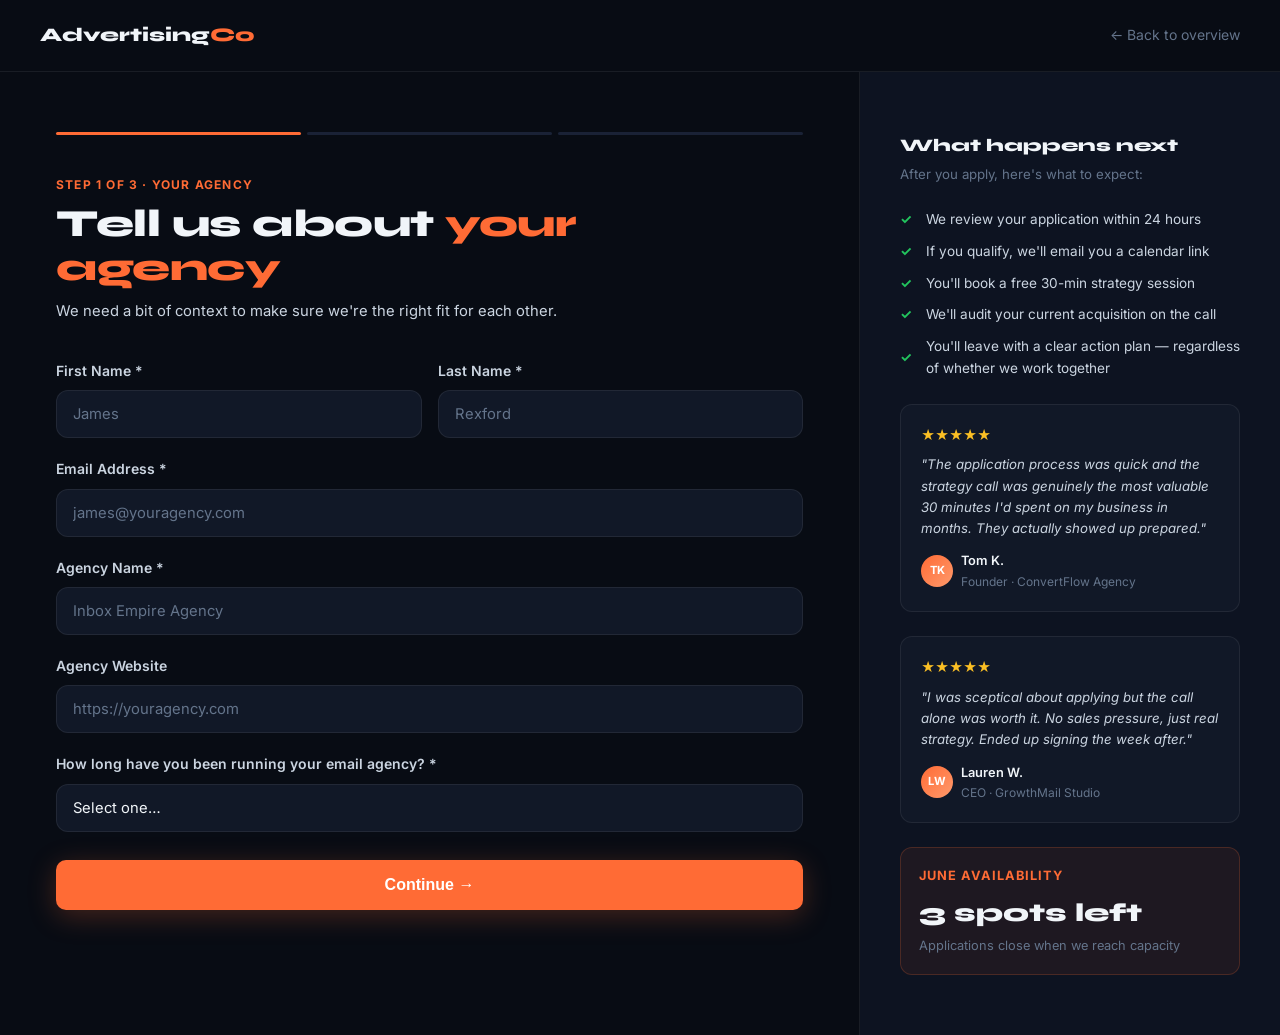
<file: apply.html>
<!DOCTYPE html>
<html lang="en">
<head>
  <meta charset="UTF-8" />
  <meta name="viewport" content="width=device-width, initial-scale=1.0" />
  <title>Apply — AdvertisingCo</title>
  <link rel="preconnect" href="https://fonts.googleapis.com" />
  <link rel="preconnect" href="https://fonts.gstatic.com" crossorigin />
  <link href="https://fonts.googleapis.com/css2?family=Inter:wght@300;400;500;600;700;800&family=Syne:wght@700;800&display=swap" rel="stylesheet" />
  <style>
    :root {
      --bg-primary:   #080C14;
      --bg-secondary: #0D1321;
      --bg-card:      #111827;
      --bg-elevated:  #1A2236;
      --text-primary: #F1F5F9;
      --text-secondary:#CBD5E1;
      --text-muted:   #64748B;
      --accent:       #FF6B35;
      --accent-hover: #E85520;
      --accent-glow:  rgba(255,107,53,0.25);
      --blue:         #3B82F6;
      --success:      #22C55E;
      --error:        #EF4444;
      --border:       rgba(255,255,255,0.07);
      --border-hover: rgba(255,255,255,0.14);
      --radius:       12px;
    }
    *, *::before, *::after { box-sizing: border-box; margin: 0; padding: 0; }
    body {
      font-family: 'Inter', sans-serif;
      background: var(--bg-primary);
      color: var(--text-primary);
      line-height: 1.6;
      min-height: 100vh;
    }

    /* NAV */
    .nav {
      display: flex; align-items: center; justify-content: space-between;
      padding: 20px 40px;
      border-bottom: 1px solid var(--border);
    }
    .nav-logo { font-family:'Syne',sans-serif; font-size:1.2rem; font-weight:800; }
    .nav-logo span { color:var(--accent); }
    .nav-back { color:var(--text-muted); font-size:0.875rem; text-decoration:none; display:flex; align-items:center; gap:6px; }
    .nav-back:hover { color:var(--text-primary); }

    /* LAYOUT */
    .page { display:grid; grid-template-columns:1fr 420px; min-height:calc(100vh - 65px); }

    /* LEFT PANEL */
    .left-panel {
      padding: 60px 56px;
      border-right: 1px solid var(--border);
    }
    .progress-bar {
      display:flex; gap:6px; margin-bottom:40px;
    }
    .progress-step {
      height:3px; flex:1; border-radius:99px;
      background:var(--bg-elevated);
      transition:background 0.4s;
    }
    .progress-step.done { background:var(--accent); }
    .progress-step.active { background:var(--accent); opacity:0.5; }

    .step { display:none; }
    .step.active { display:block; }

    .step-label {
      font-size:0.75rem; font-weight:700; letter-spacing:0.1em;
      text-transform:uppercase; color:var(--accent); margin-bottom:8px;
    }
    .step h2 {
      font-family:'Syne',sans-serif;
      font-size:clamp(1.6rem,3vw,2.4rem);
      font-weight:800; line-height:1.15; letter-spacing:-0.5px;
      margin-bottom:10px;
    }
    .step h2 em { font-style:normal; color:var(--accent); }
    .step-sub { font-size:0.925rem; color:var(--text-secondary); margin-bottom:36px; line-height:1.6; }

    /* FORM */
    .form-group { margin-bottom:20px; }
    .form-group label {
      display:block; font-size:0.875rem; font-weight:600;
      margin-bottom:8px; color:var(--text-secondary);
    }
    .form-group input,
    .form-group select,
    .form-group textarea {
      width:100%; padding:14px 16px;
      background:var(--bg-card);
      border:1px solid var(--border);
      border-radius:var(--radius);
      color:var(--text-primary);
      font-family:'Inter',sans-serif; font-size:0.925rem;
      outline:none;
      transition:border-color 0.2s, box-shadow 0.2s;
      appearance:none;
    }
    .form-group input:focus,
    .form-group select:focus,
    .form-group textarea:focus {
      border-color:var(--accent);
      box-shadow:0 0 0 3px var(--accent-glow);
    }
    .form-group input::placeholder,
    .form-group textarea::placeholder { color:var(--text-muted); }
    .form-group select option { background:var(--bg-card); }
    .form-group textarea { resize:vertical; min-height:100px; }
    .form-row { display:grid; grid-template-columns:1fr 1fr; gap:16px; }

    /* RADIO OPTIONS */
    .radio-grid { display:grid; grid-template-columns:1fr 1fr; gap:10px; }
    .radio-option { display:none; }
    .radio-label {
      display:block; padding:14px 18px;
      background:var(--bg-card);
      border:1px solid var(--border);
      border-radius:var(--radius);
      cursor:pointer; font-size:0.875rem; font-weight:500;
      transition:border-color 0.2s, background 0.2s;
    }
    .radio-label:hover { border-color:var(--border-hover); }
    .radio-option:checked + .radio-label {
      border-color:var(--accent);
      background:rgba(255,107,53,0.08);
      color:var(--accent); font-weight:600;
    }
    .radio-label-icon { font-size:1.2rem; display:block; margin-bottom:4px; }

    /* BUTTONS */
    .btn-next {
      display:inline-block; width:100%; text-align:center;
      background:var(--accent); color:#fff;
      font-weight:700; font-size:1rem;
      padding:16px 32px; border-radius:10px;
      border:none; cursor:pointer;
      transition:background 0.2s, transform 0.15s, box-shadow 0.2s;
      box-shadow:0 6px 28px var(--accent-glow);
      margin-top:8px;
    }
    .btn-next:hover { background:var(--accent-hover); transform:translateY(-1px); box-shadow:0 10px 40px var(--accent-glow); }
    .btn-back {
      background:none; border:none; color:var(--text-muted);
      font-size:0.875rem; cursor:pointer; margin-top:14px;
      display:flex; align-items:center; gap:4px;
    }
    .btn-back:hover { color:var(--text-primary); }

    /* RIGHT PANEL */
    .right-panel {
      padding: 60px 40px;
      background: var(--bg-secondary);
      display:flex; flex-direction:column; gap:24px;
    }
    .right-heading {
      font-family:'Syne',sans-serif;
      font-size:1.1rem; font-weight:800; margin-bottom:4px;
    }
    .right-sub { font-size:0.83rem; color:var(--text-muted); }

    .proof-item {
      background:var(--bg-card);
      border:1px solid var(--border);
      border-radius:var(--radius);
      padding:20px;
    }
    .proof-item-stars { color:#FBBF24; font-size:0.85rem; margin-bottom:8px; }
    .proof-item-quote { font-size:0.83rem; color:var(--text-secondary); line-height:1.6; margin-bottom:12px; font-style:italic; }
    .proof-item-author { display:flex; gap:8px; align-items:center; }
    .proof-avatar {
      width:32px; height:32px; border-radius:50%;
      background:linear-gradient(135deg,var(--accent),#FF9A6C);
      font-size:0.7rem; font-weight:700;
      display:flex; align-items:center; justify-content:center; color:#fff;
    }
    .proof-author-name { font-size:0.8rem; font-weight:600; }
    .proof-author-title { font-size:0.75rem; color:var(--text-muted); }

    .trust-list { list-style:none; display:flex; flex-direction:column; gap:10px; }
    .trust-list li {
      display:flex; align-items:center; gap:10px;
      font-size:0.85rem; color:var(--text-secondary);
    }
    .trust-list li::before { content:'✓'; color:var(--success); font-weight:700; min-width:16px; }

    /* RESPONSIVE */
    @media (max-width:900px) {
      .page { grid-template-columns:1fr; }
      .right-panel { border-top:1px solid var(--border); padding:40px 24px; }
      .left-panel { padding:40px 24px; }
      .nav { padding:16px 20px; }
    }
    @media (max-width:480px) {
      .form-row { grid-template-columns:1fr; }
      .radio-grid { grid-template-columns:1fr; }
    }
  </style>
</head>
<body>

  <nav class="nav">
    <div class="nav-logo">Advertising<span>Co</span></div>
    <a href="index.html" class="nav-back">← Back to overview</a>
  </nav>

  <div class="page">

    <!-- FORM -->
    <div class="left-panel">

      <div class="progress-bar" id="progress-bar">
        <div class="progress-step done" id="ps-1"></div>
        <div class="progress-step" id="ps-2"></div>
        <div class="progress-step" id="ps-3"></div>
      </div>

      <!-- STEP 1 -->
      <div class="step active" id="step-1">
        <div class="step-label">Step 1 of 3 · Your Agency</div>
        <h2>Tell us about <em>your agency</em></h2>
        <p class="step-sub">We need a bit of context to make sure we're the right fit for each other.</p>

        <div class="form-row">
          <div class="form-group">
            <label>First Name *</label>
            <input type="text" id="first-name" placeholder="James" required />
          </div>
          <div class="form-group">
            <label>Last Name *</label>
            <input type="text" id="last-name" placeholder="Rexford" required />
          </div>
        </div>
        <div class="form-group">
          <label>Email Address *</label>
          <input type="email" id="email" placeholder="james@youragency.com" required />
        </div>
        <div class="form-group">
          <label>Agency Name *</label>
          <input type="text" id="agency-name" placeholder="Inbox Empire Agency" required />
        </div>
        <div class="form-group">
          <label>Agency Website</label>
          <input type="url" id="website" placeholder="https://youragency.com" />
        </div>
        <div class="form-group">
          <label>How long have you been running your email agency? *</label>
          <select id="tenure">
            <option value="" disabled selected>Select one…</option>
            <option>Less than 6 months</option>
            <option>6–12 months</option>
            <option>1–2 years</option>
            <option>2–5 years</option>
            <option>5+ years</option>
          </select>
        </div>

        <button class="btn-next" onclick="nextStep(2)">Continue →</button>
      </div>

      <!-- STEP 2 -->
      <div class="step" id="step-2">
        <div class="step-label">Step 2 of 3 · Your Situation</div>
        <h2>What does your <em>pipeline</em> look like?</h2>
        <p class="step-sub">Be honest — this helps us understand where we can make the biggest impact.</p>

        <div class="form-group">
          <label>How many active retainer clients do you currently have? *</label>
          <div class="radio-grid">
            <input type="radio" name="clients" id="cl-0" value="0–2" class="radio-option">
            <label for="cl-0" class="radio-label"><span class="radio-label-icon">🌱</span>0–2 clients</label>
            <input type="radio" name="clients" id="cl-1" value="3–6" class="radio-option">
            <label for="cl-1" class="radio-label"><span class="radio-label-icon">📈</span>3–6 clients</label>
            <input type="radio" name="clients" id="cl-2" value="7–15" class="radio-option">
            <label for="cl-2" class="radio-label"><span class="radio-label-icon">🚀</span>7–15 clients</label>
            <input type="radio" name="clients" id="cl-3" value="15+" class="radio-option">
            <label for="cl-3" class="radio-label"><span class="radio-label-icon">🏢</span>15+ clients</label>
          </div>
        </div>

        <div class="form-group">
          <label>What's your average monthly retainer per client? *</label>
          <select id="retainer">
            <option value="" disabled selected>Select one…</option>
            <option>Under $1,000/month</option>
            <option>$1,000–$2,500/month</option>
            <option>$2,500–$5,000/month</option>
            <option>$5,000–$10,000/month</option>
            <option>$10,000+/month</option>
          </select>
        </div>

        <div class="form-group">
          <label>Where do most of your clients currently come from? *</label>
          <select id="source">
            <option value="" disabled selected>Select one…</option>
            <option>Referrals from existing clients</option>
            <option>My personal network</option>
            <option>LinkedIn outreach</option>
            <option>Cold email</option>
            <option>Paid advertising (not working well)</option>
            <option>Organic content / social media</option>
            <option>A mix of the above</option>
          </select>
        </div>

        <div class="form-group">
          <label>What's your monthly ad spend budget you can commit to? *</label>
          <div class="radio-grid">
            <input type="radio" name="budget" id="b-0" value="$500–$1,500" class="radio-option">
            <label for="b-0" class="radio-label"><span class="radio-label-icon">💵</span>$500–$1,500</label>
            <input type="radio" name="budget" id="b-1" value="$1,500–$3,000" class="radio-option">
            <label for="b-1" class="radio-label"><span class="radio-label-icon">💰</span>$1,500–$3,000</label>
            <input type="radio" name="budget" id="b-2" value="$3,000–$7,500" class="radio-option">
            <label for="b-2" class="radio-label"><span class="radio-label-icon">💎</span>$3,000–$7,500</label>
            <input type="radio" name="budget" id="b-3" value="$7,500+" class="radio-option">
            <label for="b-3" class="radio-label"><span class="radio-label-icon">🏆</span>$7,500+</label>
          </div>
        </div>

        <button class="btn-next" onclick="nextStep(3)">Continue →</button>
        <button class="btn-back" onclick="nextStep(1)">← Back</button>
      </div>

      <!-- STEP 3 -->
      <div class="step" id="step-3">
        <div class="step-label">Step 3 of 3 · Your Goals</div>
        <h2>What are you <em>trying to achieve?</em></h2>
        <p class="step-sub">The more detail you give us, the better we can prepare for our strategy call.</p>

        <div class="form-group">
          <label>What's your revenue goal for the next 12 months? *</label>
          <select id="goal">
            <option value="" disabled selected>Select one…</option>
            <option>$10k–$20k/month MRR</option>
            <option>$20k–$50k/month MRR</option>
            <option>$50k–$100k/month MRR</option>
            <option>$100k+/month MRR</option>
          </select>
        </div>

        <div class="form-group">
          <label>What's the #1 challenge holding your agency back right now? *</label>
          <textarea id="challenge" placeholder="Be specific — e.g. 'I have great retention but zero predictable lead flow. I've tried cold email and it hasn't worked. I need a system that generates calls consistently without me doing outreach every day.'" required></textarea>
        </div>

        <div class="form-group">
          <label>Have you worked with a paid ads agency before?</label>
          <div class="radio-grid" style="grid-template-columns:1fr 1fr 1fr;">
            <input type="radio" name="prev-ads" id="pa-no" value="No" class="radio-option">
            <label for="pa-no" class="radio-label">No, first time</label>
            <input type="radio" name="prev-ads" id="pa-yes" value="Yes, it worked" class="radio-option">
            <label for="pa-yes" class="radio-label">Yes, it worked</label>
            <input type="radio" name="prev-ads" id="pa-bad" value="Yes, it didn't work" class="radio-option">
            <label for="pa-bad" class="radio-label">Yes, it didn't work</label>
          </div>
        </div>

        <div class="form-group">
          <label>How soon are you looking to get started? *</label>
          <select id="timeline">
            <option value="" disabled selected>Select one…</option>
            <option>Immediately (this week)</option>
            <option>Within 2–4 weeks</option>
            <option>Next month</option>
            <option>Just exploring for now</option>
          </select>
        </div>

        <button class="btn-next" onclick="submitApplication()">Submit My Application →</button>
        <button class="btn-back" onclick="nextStep(2)">← Back</button>
      </div>

    </div>

    <!-- RIGHT PANEL -->
    <div class="right-panel">

      <div>
        <div class="right-heading">What happens next</div>
        <div class="right-sub">After you apply, here's what to expect:</div>
      </div>

      <ul class="trust-list">
        <li>We review your application within 24 hours</li>
        <li>If you qualify, we'll email you a calendar link</li>
        <li>You'll book a free 30-min strategy session</li>
        <li>We'll audit your current acquisition on the call</li>
        <li>You'll leave with a clear action plan — regardless of whether we work together</li>
      </ul>

      <div class="proof-item">
        <div class="proof-item-stars">★★★★★</div>
        <p class="proof-item-quote">"The application process was quick and the strategy call was genuinely the most valuable 30 minutes I'd spent on my business in months. They actually showed up prepared."</p>
        <div class="proof-item-author">
          <div class="proof-avatar">TK</div>
          <div>
            <div class="proof-author-name">Tom K.</div>
            <div class="proof-author-title">Founder · ConvertFlow Agency</div>
          </div>
        </div>
      </div>

      <div class="proof-item">
        <div class="proof-item-stars">★★★★★</div>
        <p class="proof-item-quote">"I was sceptical about applying but the call alone was worth it. No sales pressure, just real strategy. Ended up signing the week after."</p>
        <div class="proof-item-author">
          <div class="proof-avatar">LW</div>
          <div>
            <div class="proof-author-name">Lauren W.</div>
            <div class="proof-author-title">CEO · GrowthMail Studio</div>
          </div>
        </div>
      </div>

      <div style="background:rgba(255,107,53,0.07);border:1px solid rgba(255,107,53,0.2);border-radius:var(--radius);padding:18px;">
        <div style="font-size:0.8rem;font-weight:700;color:var(--accent);margin-bottom:6px;text-transform:uppercase;letter-spacing:0.08em">June Availability</div>
        <div style="font-size:1.6rem;font-weight:800;font-family:'Syne',sans-serif;">3 spots left</div>
        <div style="font-size:0.8rem;color:var(--text-muted);margin-top:2px">Applications close when we reach capacity</div>
      </div>

    </div>
  </div>

  <script>
    function nextStep(n) {
      document.querySelectorAll('.step').forEach(s => s.classList.remove('active'));
      document.getElementById('step-' + n).classList.add('active');

      document.querySelectorAll('.progress-step').forEach((el, i) => {
        el.classList.remove('done', 'active');
        if (i + 1 < n) el.classList.add('done');
        if (i + 1 === n) el.classList.add('active');
      });

      window.scrollTo({ top: 0, behavior: 'smooth' });
    }

    function submitApplication() {
      const challenge = document.getElementById('challenge').value.trim();
      if (!challenge) {
        document.getElementById('challenge').focus();
        return;
      }
      window.location.href = 'booked.html';
    }
  </script>
</body>
</html>
</file>
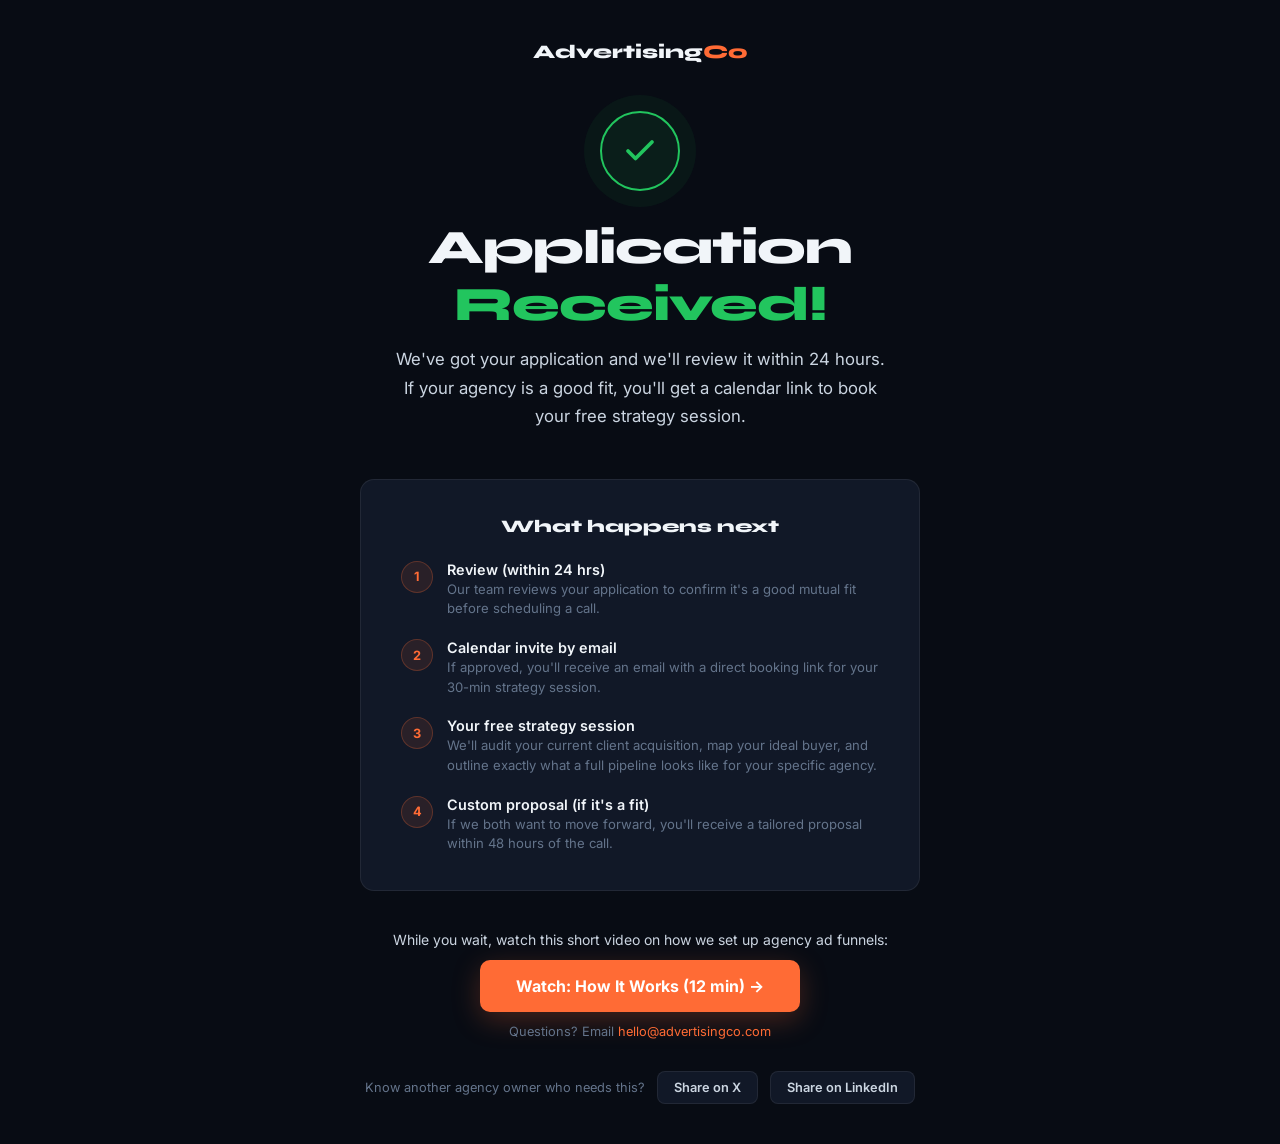
<file: booked.html>
<!DOCTYPE html>
<html lang="en">
<head>
  <meta charset="UTF-8" />
  <meta name="viewport" content="width=device-width, initial-scale=1.0" />
  <title>You're In — AdvertisingCo</title>
  <link rel="preconnect" href="https://fonts.googleapis.com" />
  <link rel="preconnect" href="https://fonts.gstatic.com" crossorigin />
  <link href="https://fonts.googleapis.com/css2?family=Inter:wght@400;500;600;700&family=Syne:wght@700;800&display=swap" rel="stylesheet" />
  <style>
    :root {
      --bg-primary:   #080C14;
      --bg-secondary: #0D1321;
      --bg-card:      #111827;
      --text-primary: #F1F5F9;
      --text-secondary:#CBD5E1;
      --text-muted:   #64748B;
      --accent:       #FF6B35;
      --accent-glow:  rgba(255,107,53,0.25);
      --success:      #22C55E;
      --success-glow: rgba(34,197,94,0.2);
      --border:       rgba(255,255,255,0.07);
      --radius:       14px;
    }
    *, *::before, *::after { box-sizing: border-box; margin: 0; padding: 0; }
    body {
      font-family: 'Inter', sans-serif;
      background: var(--bg-primary);
      color: var(--text-primary);
      min-height: 100vh;
      display: flex; flex-direction: column; align-items: center;
      justify-content: center;
      padding: 40px 24px;
      text-align: center;
    }
    .logo { font-family:'Syne',sans-serif; font-size:1.2rem; font-weight:800; margin-bottom:48px; }
    .logo span { color:var(--accent); }

    .check-circle {
      width: 80px; height: 80px;
      background: rgba(34,197,94,0.1);
      border: 2px solid var(--success);
      border-radius: 50%;
      display: flex; align-items: center; justify-content: center;
      margin: 0 auto 28px;
      box-shadow: 0 0 0 16px rgba(34,197,94,0.06);
      animation: popIn 0.5s cubic-bezier(0.175,0.885,0.32,1.275) both;
    }
    @keyframes popIn { from { opacity:0; transform:scale(0.5); } to { opacity:1; transform:scale(1); } }
    .check-circle svg { width:36px; height:36px; }

    h1 {
      font-family:'Syne',sans-serif;
      font-size:clamp(2rem,5vw,3rem);
      font-weight:800; letter-spacing:-1px;
      margin-bottom:12px; max-width:600px;
    }
    h1 em { font-style:normal; color:var(--success); }
    .sub {
      font-size:1.05rem; color:var(--text-secondary);
      max-width:500px; margin:0 auto 48px; line-height:1.7;
    }

    .next-steps {
      background:var(--bg-card);
      border:1px solid var(--border);
      border-radius:var(--radius);
      padding:36px 40px;
      max-width:560px; width:100%;
      text-align:left; margin-bottom:40px;
    }
    .next-steps h3 {
      font-family:'Syne',sans-serif;
      font-size:1.1rem; font-weight:800;
      margin-bottom:24px; text-align:center;
    }
    .step-row {
      display:flex; gap:14px; align-items:flex-start;
      margin-bottom:20px;
    }
    .step-row:last-child { margin-bottom:0; }
    .step-num-badge {
      width:32px; height:32px; min-width:32px;
      background:rgba(255,107,53,0.1);
      border:1px solid rgba(255,107,53,0.25);
      border-radius:50%;
      display:flex; align-items:center; justify-content:center;
      font-size:0.8rem; font-weight:700; color:var(--accent);
    }
    .step-row-content h4 { font-size:0.9rem; font-weight:600; margin-bottom:2px; }
    .step-row-content p { font-size:0.82rem; color:var(--text-muted); line-height:1.5; }

    .cta-group { display:flex; flex-direction:column; gap:12px; align-items:center; }
    .btn-primary {
      background:var(--accent); color:#fff;
      font-weight:700; font-size:1rem;
      padding:16px 36px; border-radius:10px;
      text-decoration:none;
      box-shadow:0 8px 28px var(--accent-glow);
      transition:transform 0.2s, box-shadow 0.2s;
      display:inline-block;
    }
    .btn-primary:hover { transform:translateY(-2px); box-shadow:0 14px 48px var(--accent-glow); }
    .note { font-size:0.8rem; color:var(--text-muted); }
    .share-row { display:flex; gap:12px; align-items:center; justify-content:center; margin-top:32px; }
    .share-btn {
      background:var(--bg-card);
      border:1px solid var(--border);
      border-radius:8px;
      padding:8px 16px;
      font-size:0.8rem; font-weight:600;
      color:var(--text-secondary);
      cursor:pointer; text-decoration:none;
      transition:border-color 0.2s, color 0.2s;
    }
    .share-btn:hover { border-color:var(--border); color:var(--text-primary); }

    @media (max-width:480px) {
      .next-steps { padding:28px 24px; }
    }
  </style>
</head>
<body>

  <div class="logo">Advertising<span>Co</span></div>

  <div class="check-circle">
    <svg viewBox="0 0 24 24" fill="none" stroke="#22C55E" stroke-width="2.5" stroke-linecap="round" stroke-linejoin="round">
      <path d="M20 6L9 17l-5-5"/>
    </svg>
  </div>

  <h1>Application <em>Received!</em></h1>
  <p class="sub">We've got your application and we'll review it within 24 hours. If your agency is a good fit, you'll get a calendar link to book your free strategy session.</p>

  <div class="next-steps">
    <h3>What happens next</h3>
    <div class="step-row">
      <div class="step-num-badge">1</div>
      <div class="step-row-content">
        <h4>Review (within 24 hrs)</h4>
        <p>Our team reviews your application to confirm it's a good mutual fit before scheduling a call.</p>
      </div>
    </div>
    <div class="step-row">
      <div class="step-num-badge">2</div>
      <div class="step-row-content">
        <h4>Calendar invite by email</h4>
        <p>If approved, you'll receive an email with a direct booking link for your 30-min strategy session.</p>
      </div>
    </div>
    <div class="step-row">
      <div class="step-num-badge">3</div>
      <div class="step-row-content">
        <h4>Your free strategy session</h4>
        <p>We'll audit your current client acquisition, map your ideal buyer, and outline exactly what a full pipeline looks like for your specific agency.</p>
      </div>
    </div>
    <div class="step-row">
      <div class="step-num-badge">4</div>
      <div class="step-row-content">
        <h4>Custom proposal (if it's a fit)</h4>
        <p>If we both want to move forward, you'll receive a tailored proposal within 48 hours of the call.</p>
      </div>
    </div>
  </div>

  <div class="cta-group">
    <p style="font-size:0.875rem;color:var(--text-secondary)">While you wait, watch this short video on how we set up agency ad funnels:</p>
    <a href="index.html#vsl" class="btn-primary">Watch: How It Works (12 min) →</a>
    <p class="note">Questions? Email <a href="mailto:hello@advertisingco.com" style="color:var(--accent);text-decoration:none">hello@advertisingco.com</a></p>
  </div>

  <div class="share-row">
    <span style="font-size:0.8rem;color:var(--text-muted)">Know another agency owner who needs this?</span>
    <a href="https://twitter.com/intent/tweet?text=Just+applied+to+AdvertisingCo+for+paid+client+acquisition+%F0%9F%9A%80" target="_blank" class="share-btn">Share on X</a>
    <a href="https://www.linkedin.com/sharing/share-offsite/?url=https://start.advertisingco.com" target="_blank" class="share-btn">Share on LinkedIn</a>
  </div>

</body>
</html>
</file>
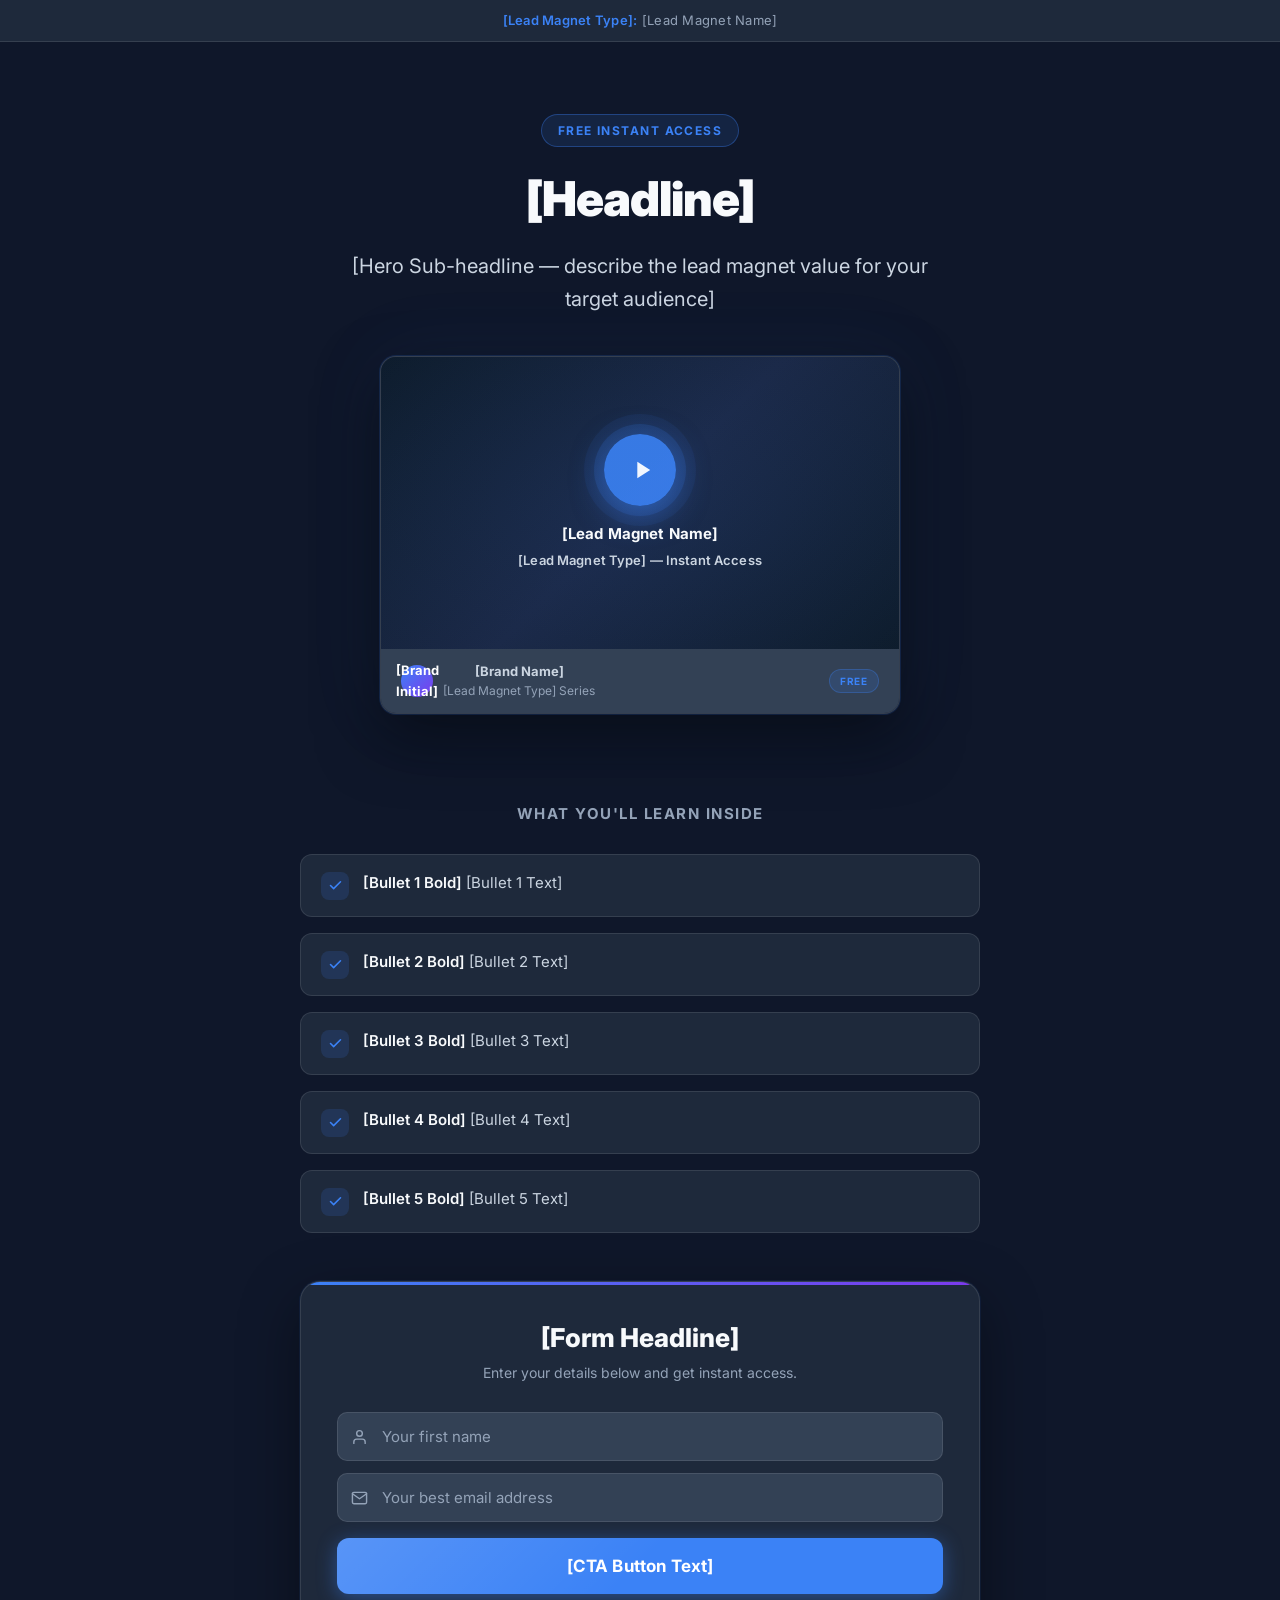
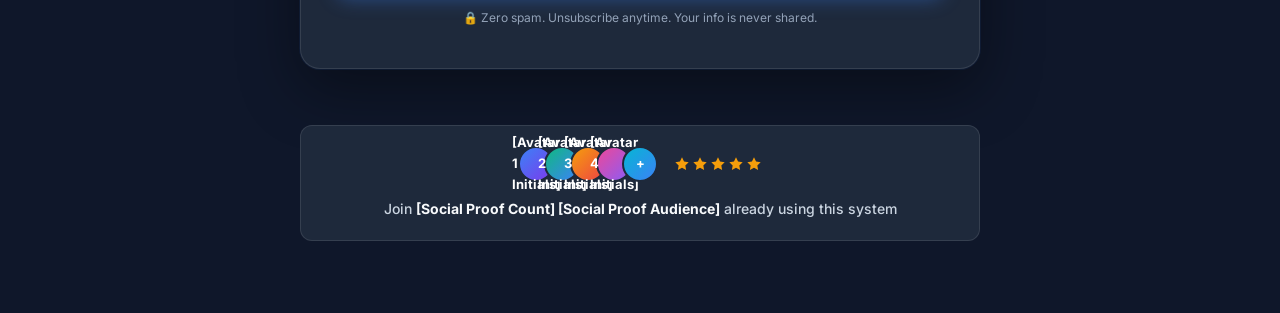
<file: .claude/skills/group-funnel/templates/opt-in-page.html>
<!DOCTYPE html>
<html lang="en">

<head>
  <meta charset="UTF-8" />
  <meta name="viewport" content="width=device-width, initial-scale=1.0" />
  <meta name="description" content="[Meta Description]" />
  <meta property="og:title" content="[OG Title]" />
  <meta property="og:description" content="[OG Description]" />
  <meta property="og:type" content="website" />
  <title>[Lead Magnet Name] — [Brand Name]</title>
  <style>
    @import url('https://fonts.googleapis.com/css2?family=Inter:wght@300;400;500;600;700;800;900&display=swap');

    :root {
      --bg-primary: #0F172A;
      --bg-secondary: #1E293B;
      --bg-card: #334155;
      --text-primary: #F8FAFC;
      --text-secondary: #CBD5E1;
      --text-muted: #94A3B8;
      --accent: #3B82F6;
      --accent-hover: #2563EB;
      --accent-glow: rgba(59, 130, 246, 0.3);
      --border: rgba(255, 255, 255, 0.1);
    }

    *,
    *::before,
    *::after {
      box-sizing: border-box;
      margin: 0;
      padding: 0;
    }

    html {
      scroll-behavior: smooth;
    }

    body {
      font-family: 'Inter', -apple-system, BlinkMacSystemFont, 'Segoe UI', sans-serif;
      background-color: var(--bg-primary);
      color: var(--text-primary);
      line-height: 1.6;
      min-height: 100vh;
      overflow-x: hidden;
    }

    /* ===================== LAYOUT ===================== */
    .container {
      width: 100%;
      max-width: 720px;
      margin: 0 auto;
      padding: 0 20px;
    }

    section {
      width: 100%;
    }

    /* ===================== TOP BAR ===================== */
    .top-bar {
      background: var(--bg-secondary);
      border-bottom: 1px solid var(--border);
      padding: 10px 20px;
      text-align: center;
    }

    .top-bar p {
      font-size: 13px;
      color: var(--text-muted);
      letter-spacing: 0.02em;
    }

    .top-bar span {
      color: var(--accent);
      font-weight: 600;
    }

    /* ===================== HERO ===================== */
    .hero {
      padding: 72px 0 40px;
      text-align: center;
    }

    .hero-eyebrow {
      display: inline-block;
      background: rgba(59, 130, 246, 0.12);
      border: 1px solid rgba(59, 130, 246, 0.35);
      color: var(--accent);
      font-size: 12px;
      font-weight: 700;
      letter-spacing: 0.12em;
      text-transform: uppercase;
      padding: 6px 16px;
      border-radius: 100px;
      margin-bottom: 24px;
    }

    .hero h1 {
      font-size: clamp(26px, 5vw, 48px);
      font-weight: 900;
      line-height: 1.15;
      letter-spacing: -0.02em;
      color: var(--text-primary);
      margin-bottom: 24px;
    }

    .hero h1 .highlight {
      color: var(--accent);
      position: relative;
    }

    .hero-sub {
      font-size: clamp(16px, 2.5vw, 20px);
      color: var(--text-secondary);
      font-weight: 400;
      max-width: 600px;
      margin: 0 auto 40px;
      line-height: 1.65;
    }

    /* ===================== VIDEO MOCKUP ===================== */
    .mockup-wrapper {
      margin: 0 auto 48px;
      max-width: 520px;
    }

    .mockup-card {
      background: var(--bg-secondary);
      border: 1px solid var(--border);
      border-radius: 16px;
      overflow: hidden;
      position: relative;
      box-shadow:
        0 0 0 1px rgba(59, 130, 246, 0.15),
        0 25px 60px rgba(0, 0, 0, 0.5),
        0 0 80px rgba(59, 130, 246, 0.08);
    }

    .mockup-screen {
      background: linear-gradient(135deg, #0D1B2A 0%, #1A2744 50%, #0D1B2A 100%);
      aspect-ratio: 16 / 9;
      display: flex;
      flex-direction: column;
      align-items: center;
      justify-content: center;
      gap: 16px;
      padding: 24px;
      position: relative;
      overflow: hidden;
    }

    .mockup-screen::before {
      content: '';
      position: absolute;
      top: -50%;
      left: -50%;
      width: 200%;
      height: 200%;
      background: radial-gradient(ellipse at center, rgba(59, 130, 246, 0.08) 0%, transparent 60%);
      pointer-events: none;
    }

    .play-btn {
      width: 72px;
      height: 72px;
      background: rgba(59, 130, 246, 0.9);
      border-radius: 50%;
      display: flex;
      align-items: center;
      justify-content: center;
      box-shadow:
        0 0 0 10px rgba(59, 130, 246, 0.15),
        0 0 0 20px rgba(59, 130, 246, 0.07),
        0 8px 32px rgba(59, 130, 246, 0.5);
      animation: pulse-play 2.5s ease-in-out infinite;
      flex-shrink: 0;
    }

    .play-btn svg {
      width: 28px;
      height: 28px;
      fill: #fff;
      margin-left: 4px;
    }

    @keyframes pulse-play {

      0%,
      100% {
        box-shadow: 0 0 0 10px rgba(59, 130, 246, 0.15), 0 0 0 20px rgba(59, 130, 246, 0.07), 0 8px 32px rgba(59, 130, 246, 0.5);
      }

      50% {
        box-shadow: 0 0 0 14px rgba(59, 130, 246, 0.10), 0 0 0 28px rgba(59, 130, 246, 0.04), 0 8px 48px rgba(59, 130, 246, 0.6);
      }
    }

    .mockup-label {
      font-size: 13px;
      font-weight: 600;
      color: var(--text-secondary);
      text-align: center;
      letter-spacing: 0.01em;
      position: relative;
      z-index: 1;
    }

    .mockup-label strong {
      display: block;
      font-size: 15px;
      color: var(--text-primary);
      margin-bottom: 4px;
    }

    .mockup-footer {
      background: var(--bg-card);
      padding: 12px 20px;
      display: flex;
      align-items: center;
      gap: 10px;
    }

    .mockup-avatar {
      width: 32px;
      height: 32px;
      border-radius: 50%;
      background: linear-gradient(135deg, var(--accent), #7C3AED);
      flex-shrink: 0;
      display: flex;
      align-items: center;
      justify-content: center;
      font-size: 13px;
      font-weight: 700;
      color: #fff;
    }

    .mockup-meta {
      font-size: 12px;
      color: var(--text-muted);
    }

    .mockup-meta strong {
      color: var(--text-secondary);
      font-size: 13px;
    }

    .mockup-badge {
      margin-left: auto;
      background: rgba(59, 130, 246, 0.15);
      border: 1px solid rgba(59, 130, 246, 0.3);
      color: var(--accent);
      font-size: 10px;
      font-weight: 700;
      letter-spacing: 0.08em;
      text-transform: uppercase;
      padding: 3px 10px;
      border-radius: 100px;
    }

    /* ===================== BULLETS ===================== */
    .bullets-section {
      padding: 0 0 48px;
    }

    .bullets-heading {
      font-size: 15px;
      font-weight: 700;
      color: var(--text-muted);
      text-transform: uppercase;
      letter-spacing: 0.1em;
      text-align: center;
      margin-bottom: 28px;
    }

    .bullets-list {
      list-style: none;
      display: flex;
      flex-direction: column;
      gap: 16px;
    }

    .bullet-item {
      display: flex;
      align-items: flex-start;
      gap: 14px;
      background: var(--bg-secondary);
      border: 1px solid var(--border);
      border-radius: 12px;
      padding: 16px 20px;
      transition: border-color 0.2s, transform 0.2s;
    }

    .bullet-item:hover {
      border-color: rgba(59, 130, 246, 0.35);
      transform: translateX(4px);
    }

    .bullet-icon {
      width: 28px;
      height: 28px;
      background: rgba(59, 130, 246, 0.15);
      border-radius: 8px;
      display: flex;
      align-items: center;
      justify-content: center;
      flex-shrink: 0;
      margin-top: 1px;
    }

    .bullet-icon svg {
      width: 15px;
      height: 15px;
      stroke: var(--accent);
      fill: none;
      stroke-width: 2.5;
      stroke-linecap: round;
      stroke-linejoin: round;
    }

    .bullet-text {
      font-size: 15px;
      color: var(--text-secondary);
      line-height: 1.55;
    }

    .bullet-text strong {
      color: var(--text-primary);
      font-weight: 600;
    }

    /* ===================== OPT-IN FORM ===================== */
    .optin-section {
      padding: 0 0 56px;
    }

    .form-card {
      background: var(--bg-secondary);
      border: 1px solid var(--border);
      border-radius: 20px;
      padding: 40px 36px;
      box-shadow:
        0 0 0 1px rgba(59, 130, 246, 0.08),
        0 20px 60px rgba(0, 0, 0, 0.4);
      position: relative;
      overflow: hidden;
    }

    .form-card::before {
      content: '';
      position: absolute;
      top: 0;
      left: 0;
      right: 0;
      height: 3px;
      background: linear-gradient(90deg, var(--accent), #7C3AED, var(--accent));
      background-size: 200% 100%;
      animation: shimmer 3s linear infinite;
    }

    @keyframes shimmer {
      0% {
        background-position: 200% 0;
      }

      100% {
        background-position: -200% 0;
      }
    }

    .form-headline {
      font-size: clamp(20px, 3.5vw, 26px);
      font-weight: 800;
      color: var(--text-primary);
      text-align: center;
      margin-bottom: 8px;
      line-height: 1.25;
    }

    .form-sub {
      font-size: 14px;
      color: var(--text-muted);
      text-align: center;
      margin-bottom: 28px;
    }

    .form-group {
      display: flex;
      flex-direction: column;
      gap: 12px;
      margin-bottom: 16px;
    }

    .form-field {
      position: relative;
    }

    .form-field svg {
      position: absolute;
      left: 14px;
      top: 50%;
      transform: translateY(-50%);
      width: 17px;
      height: 17px;
      stroke: var(--text-muted);
      fill: none;
      stroke-width: 2;
      stroke-linecap: round;
      stroke-linejoin: round;
      pointer-events: none;
    }

    .form-field input {
      width: 100%;
      background: var(--bg-card);
      border: 1px solid var(--border);
      border-radius: 10px;
      padding: 14px 16px 14px 44px;
      font-family: 'Inter', sans-serif;
      font-size: 15px;
      color: var(--text-primary);
      outline: none;
      transition: border-color 0.2s, box-shadow 0.2s;
    }

    .form-field input::placeholder {
      color: var(--text-muted);
    }

    .form-field input:focus {
      border-color: var(--accent);
      box-shadow: 0 0 0 3px var(--accent-glow);
    }

    .cta-btn {
      display: block;
      width: 100%;
      background: var(--accent);
      color: #fff;
      font-family: 'Inter', sans-serif;
      font-size: 17px;
      font-weight: 700;
      text-align: center;
      border: none;
      border-radius: 12px;
      padding: 18px 28px;
      cursor: pointer;
      letter-spacing: 0.01em;
      box-shadow:
        0 4px 20px rgba(59, 130, 246, 0.45),
        0 0 0 0 rgba(59, 130, 246, 0.4);
      animation: cta-pulse 2.8s ease-in-out infinite;
      transition: background-color 0.2s, transform 0.15s, box-shadow 0.2s;
      position: relative;
      overflow: hidden;
    }

    .cta-btn::after {
      content: '';
      position: absolute;
      inset: 0;
      background: linear-gradient(135deg, rgba(255, 255, 255, 0.15) 0%, transparent 50%);
      pointer-events: none;
    }

    .cta-btn:hover {
      background: var(--accent-hover);
      transform: translateY(-2px);
      box-shadow:
        0 8px 30px rgba(59, 130, 246, 0.6),
        0 0 0 0 rgba(59, 130, 246, 0.4);
      animation: none;
    }

    .cta-btn:active {
      transform: translateY(0);
    }

    @keyframes cta-pulse {

      0%,
      100% {
        box-shadow: 0 4px 20px rgba(59, 130, 246, 0.45), 0 0 0 0 rgba(59, 130, 246, 0.4);
      }

      50% {
        box-shadow: 0 4px 30px rgba(59, 130, 246, 0.55), 0 0 0 8px rgba(59, 130, 246, 0);
      }
    }

    .privacy-line {
      text-align: center;
      font-size: 12px;
      color: var(--text-muted);
      margin-top: 14px;
    }

    /* ===================== SOCIAL PROOF ===================== */
    .social-proof {
      padding: 0 0 72px;
    }

    .proof-bar {
      background: var(--bg-secondary);
      border: 1px solid var(--border);
      border-radius: 12px;
      padding: 20px 28px;
      display: flex;
      align-items: center;
      justify-content: center;
      gap: 16px;
      flex-wrap: wrap;
    }

    .proof-avatars {
      display: flex;
    }

    .proof-avatar {
      width: 36px;
      height: 36px;
      border-radius: 50%;
      border: 2px solid var(--bg-secondary);
      margin-left: -10px;
      display: flex;
      align-items: center;
      justify-content: center;
      font-size: 13px;
      font-weight: 700;
      color: #fff;
      flex-shrink: 0;
    }

    .proof-avatar:first-child {
      margin-left: 0;
      background: linear-gradient(135deg, #3B82F6, #7C3AED);
    }

    .proof-avatar:nth-child(2) {
      background: linear-gradient(135deg, #10B981, #3B82F6);
    }

    .proof-avatar:nth-child(3) {
      background: linear-gradient(135deg, #F59E0B, #EF4444);
    }

    .proof-avatar:nth-child(4) {
      background: linear-gradient(135deg, #EC4899, #8B5CF6);
    }

    .proof-avatar:nth-child(5) {
      background: linear-gradient(135deg, #06B6D4, #3B82F6);
    }

    .proof-text {
      font-size: 14px;
      color: var(--text-secondary);
      font-weight: 500;
    }

    .proof-text strong {
      color: var(--text-primary);
    }

    .proof-stars {
      display: flex;
      gap: 2px;
    }

    .proof-stars svg {
      width: 16px;
      height: 16px;
      fill: #F59E0B;
    }

    /* ===================== FADE-IN ANIMATION ===================== */
    .fade-in {
      opacity: 0;
      transform: translateY(24px);
      transition: opacity 0.6s ease, transform 0.6s ease;
    }

    .fade-in.visible {
      opacity: 1;
      transform: translateY(0);
    }

    .fade-in-delay-1 {
      transition-delay: 0.1s;
    }

    .fade-in-delay-2 {
      transition-delay: 0.2s;
    }

    .fade-in-delay-3 {
      transition-delay: 0.3s;
    }

    .fade-in-delay-4 {
      transition-delay: 0.4s;
    }

    /* ===================== RESPONSIVE ===================== */
    @media (max-width: 600px) {
      .form-card {
        padding: 28px 20px;
      }

      .proof-bar {
        flex-direction: column;
        text-align: center;
        gap: 10px;
      }

      .hero {
        padding: 48px 0 32px;
      }
    }
  </style>
</head>

<body>

  <!-- Top Bar -->
  <div class="top-bar">
    <p><span>[Lead Magnet Type]:</span> [Lead Magnet Name]</p>
  </div>

  <!-- Hero -->
  <section class="hero">
    <div class="container">
      <div class="hero-eyebrow fade-in">Free Instant Access</div>

      <h1 class="fade-in fade-in-delay-1">
        [Headline]
      </h1>

      <p class="hero-sub fade-in fade-in-delay-2">
        [Hero Sub-headline — describe the lead magnet value for your target audience]
      </p>

      <!-- Mockup -->
      <div class="mockup-wrapper fade-in fade-in-delay-3">
        <div class="mockup-card">
          <div class="mockup-screen">
            <div class="play-btn" aria-label="Play mini-course preview">
              <svg viewBox="0 0 24 24" xmlns="http://www.w3.org/2000/svg" aria-hidden="true">
                <path d="M8 5v14l11-7z" />
              </svg>
            </div>
            <div class="mockup-label">
              <strong>[Lead Magnet Name]</strong>
              [Lead Magnet Type] — Instant Access
            </div>
          </div>
          <div class="mockup-footer">
            <div class="mockup-avatar" aria-hidden="true">[Brand Initial]</div>
            <div class="mockup-meta">
              <strong>[Brand Name]</strong><br />
              [Lead Magnet Type] Series
            </div>
            <div class="mockup-badge">Free</div>
          </div>
        </div>
      </div>
    </div>
  </section>

  <!-- Bullets -->
  <section class="bullets-section">
    <div class="container">
      <p class="bullets-heading fade-in">What you'll learn inside</p>
      <ul class="bullets-list" role="list">
        <li class="bullet-item fade-in fade-in-delay-1">
          <div class="bullet-icon" aria-hidden="true">
            <svg viewBox="0 0 24 24">
              <polyline points="20 6 9 17 4 12" />
            </svg>
          </div>
          <span class="bullet-text"><strong>[Bullet 1 Bold]</strong> [Bullet 1 Text]</span>
        </li>
        <li class="bullet-item fade-in fade-in-delay-2">
          <div class="bullet-icon" aria-hidden="true">
            <svg viewBox="0 0 24 24">
              <polyline points="20 6 9 17 4 12" />
            </svg>
          </div>
          <span class="bullet-text"><strong>[Bullet 2 Bold]</strong> [Bullet 2 Text]</span>
        </li>
        <li class="bullet-item fade-in fade-in-delay-3">
          <div class="bullet-icon" aria-hidden="true">
            <svg viewBox="0 0 24 24">
              <polyline points="20 6 9 17 4 12" />
            </svg>
          </div>
          <span class="bullet-text"><strong>[Bullet 3 Bold]</strong> [Bullet 3 Text]</span>
        </li>
        <li class="bullet-item fade-in fade-in-delay-4">
          <div class="bullet-icon" aria-hidden="true">
            <svg viewBox="0 0 24 24">
              <polyline points="20 6 9 17 4 12" />
            </svg>
          </div>
          <span class="bullet-text"><strong>[Bullet 4 Bold]</strong> [Bullet 4 Text]</span>
        </li>
        <li class="bullet-item fade-in">
          <div class="bullet-icon" aria-hidden="true">
            <svg viewBox="0 0 24 24">
              <polyline points="20 6 9 17 4 12" />
            </svg>
          </div>
          <span class="bullet-text"><strong>[Bullet 5 Bold]</strong> [Bullet 5 Text]</span>
        </li>
      </ul>
    </div>
  </section>

  <!-- Opt-In Form -->
  <section class="optin-section" id="optin">
    <div class="container">
      <div class="form-card fade-in">
        <h2 class="form-headline">[Form Headline]</h2>
        <p class="form-sub">Enter your details below and get instant access.</p>

        <form action="thank-you.html" method="GET" id="optinForm">
          <div class="form-group">
            <div class="form-field">
              <svg viewBox="0 0 24 24" aria-hidden="true">
                <path d="M20 21v-2a4 4 0 0 0-4-4H8a4 4 0 0 0-4 4v2" />
                <circle cx="12" cy="7" r="4" />
              </svg>
              <input type="text" name="name" id="name" placeholder="Your first name" autocomplete="given-name" required
                aria-label="First name" />
            </div>
            <div class="form-field">
              <svg viewBox="0 0 24 24" aria-hidden="true">
                <path d="M4 4h16c1.1 0 2 .9 2 2v12c0 1.1-.9 2-2 2H4c-1.1 0-2-.9-2-2V6c0-1.1.9-2 2-2z" />
                <polyline points="22,6 12,13 2,6" />
              </svg>
              <input type="email" name="email" id="email" placeholder="Your best email address" autocomplete="email"
                required aria-label="Email address" />
            </div>
          </div>
          <button type="submit" class="cta-btn" id="ctaBtn">
            [CTA Button Text]
          </button>
        </form>

        <p class="privacy-line">&#128274; Zero spam. Unsubscribe anytime. Your info is never shared.</p>
      </div>
    </div>
  </section>

  <!-- Social Proof -->
  <section class="social-proof">
    <div class="container">
      <div class="proof-bar fade-in">
        <div class="proof-avatars" aria-hidden="true">
          <div class="proof-avatar">[Avatar 1 Initials]</div>
          <div class="proof-avatar">[Avatar 2 Initials]</div>
          <div class="proof-avatar">[Avatar 3 Initials]</div>
          <div class="proof-avatar">[Avatar 4 Initials]</div>
          <div class="proof-avatar">+</div>
        </div>
        <div class="proof-stars" aria-label="5 stars" role="img">
          <svg viewBox="0 0 24 24">
            <path d="M12 2l3.09 6.26L22 9.27l-5 4.87 1.18 6.88L12 17.77l-6.18 3.25L7 14.14 2 9.27l6.91-1.01L12 2z" />
          </svg>
          <svg viewBox="0 0 24 24">
            <path d="M12 2l3.09 6.26L22 9.27l-5 4.87 1.18 6.88L12 17.77l-6.18 3.25L7 14.14 2 9.27l6.91-1.01L12 2z" />
          </svg>
          <svg viewBox="0 0 24 24">
            <path d="M12 2l3.09 6.26L22 9.27l-5 4.87 1.18 6.88L12 17.77l-6.18 3.25L7 14.14 2 9.27l6.91-1.01L12 2z" />
          </svg>
          <svg viewBox="0 0 24 24">
            <path d="M12 2l3.09 6.26L22 9.27l-5 4.87 1.18 6.88L12 17.77l-6.18 3.25L7 14.14 2 9.27l6.91-1.01L12 2z" />
          </svg>
          <svg viewBox="0 0 24 24">
            <path d="M12 2l3.09 6.26L22 9.27l-5 4.87 1.18 6.88L12 17.77l-6.18 3.25L7 14.14 2 9.27l6.91-1.01L12 2z" />
          </svg>
        </div>
        <p class="proof-text">Join <strong>[Social Proof Count] [Social Proof Audience]</strong> already using this
          system</p>
      </div>
    </div>
  </section>

  <script>
    // Intersection Observer for fade-in animations
    (function () {
      var els = document.querySelectorAll('.fade-in');
      if (!('IntersectionObserver' in window)) {
        els.forEach(function (el) { el.classList.add('visible'); });
        return;
      }
      var observer = new IntersectionObserver(function (entries) {
        entries.forEach(function (entry) {
          if (entry.isIntersecting) {
            entry.target.classList.add('visible');
            observer.unobserve(entry.target);
          }
        });
      }, { threshold: 0.12, rootMargin: '0px 0px -40px 0px' });
      els.forEach(function (el) { observer.observe(el); });
    }());

    // Form submit — redirect to thank-you page
    (function () {
      var form = document.getElementById('optinForm');
      var btn = document.getElementById('ctaBtn');
      if (!form) return;
      form.addEventListener('submit', function (e) {
        btn.textContent = 'Sending you access...';
        btn.style.opacity = '0.8';
        btn.disabled = true;
        // Allow native form GET redirect to thank-you.html
      });
    }());
  </script>

</body>

</html>
</file>
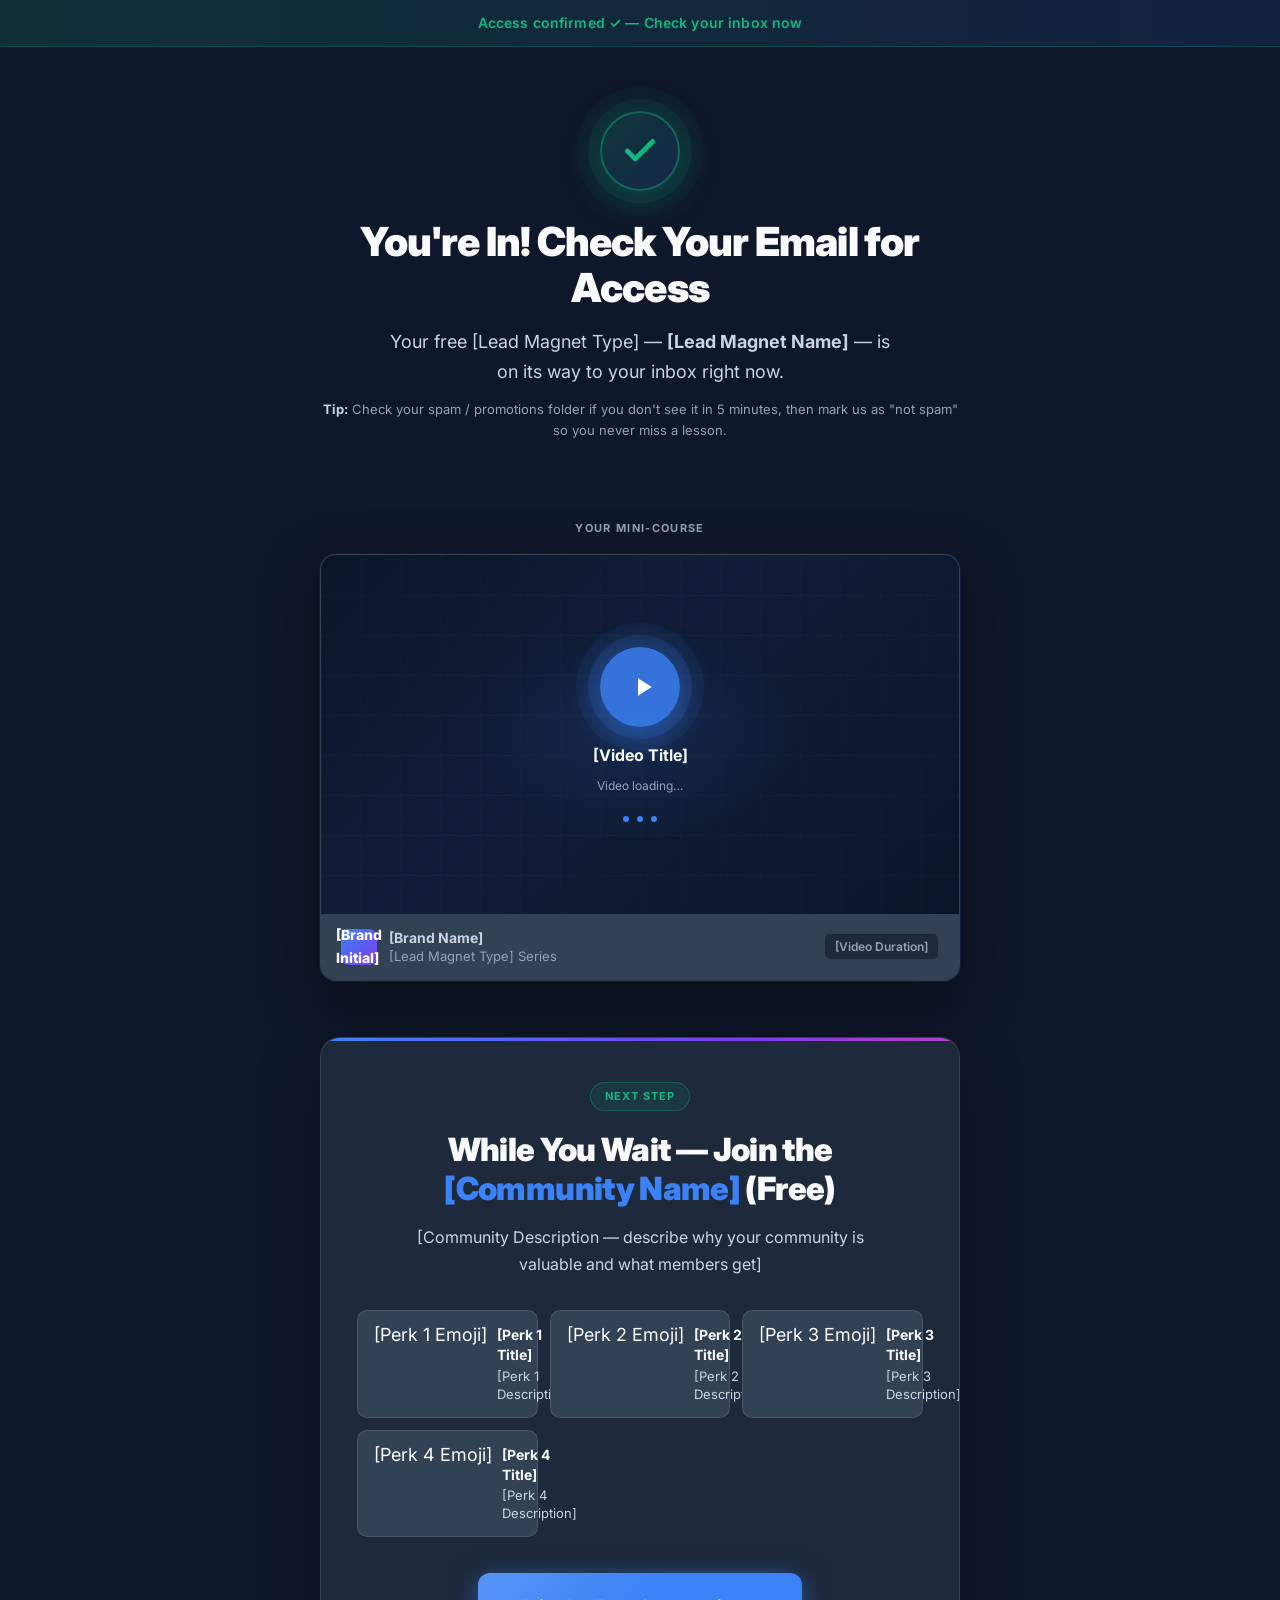
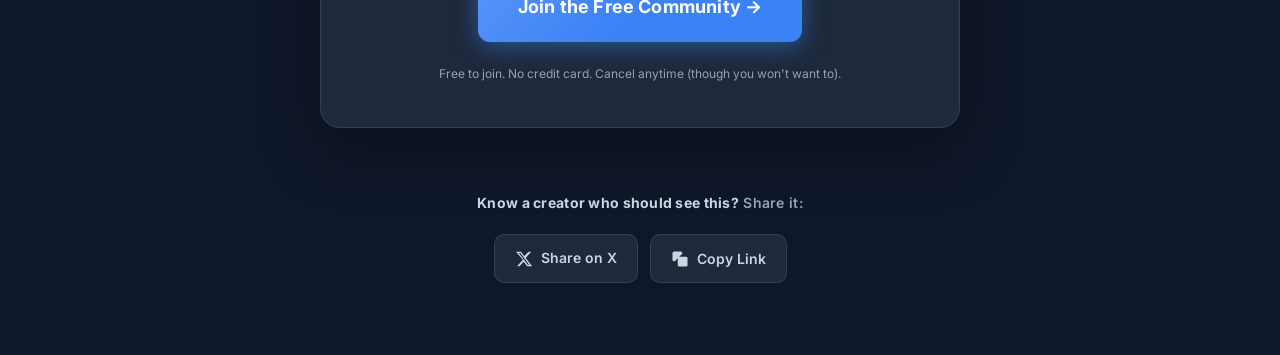
<file: .claude/skills/group-funnel/templates/thank-you.html>
<!DOCTYPE html>
<html lang="en">

<head>
  <meta charset="UTF-8" />
  <meta name="viewport" content="width=device-width, initial-scale=1.0" />
  <meta name="description" content="[Meta Description]" />
  <meta property="og:title" content="[OG Title]" />
  <meta property="og:description" content="[OG Description]" />
  <meta property="og:type" content="website" />
  <title>[Lead Magnet Name] — You're In! — [Brand Name]</title>
  <style>
    @import url('https://fonts.googleapis.com/css2?family=Inter:wght@300;400;500;600;700;800;900&display=swap');

    :root {
      --bg-primary: #0F172A;
      --bg-secondary: #1E293B;
      --bg-card: #334155;
      --text-primary: #F8FAFC;
      --text-secondary: #CBD5E1;
      --text-muted: #94A3B8;
      --accent: #3B82F6;
      --accent-hover: #2563EB;
      --accent-glow: rgba(59, 130, 246, 0.3);
      --border: rgba(255, 255, 255, 0.1);
      --success: #10B981;
      --success-glow: rgba(16, 185, 129, 0.25);
    }

    *,
    *::before,
    *::after {
      box-sizing: border-box;
      margin: 0;
      padding: 0;
    }

    html {
      scroll-behavior: smooth;
    }

    body {
      font-family: 'Inter', -apple-system, BlinkMacSystemFont, 'Segoe UI', sans-serif;
      background-color: var(--bg-primary);
      color: var(--text-primary);
      line-height: 1.6;
      min-height: 100vh;
      overflow-x: hidden;
    }

    /* ===================== LAYOUT ===================== */
    .container {
      width: 100%;
      max-width: 680px;
      margin: 0 auto;
      padding: 0 20px;
    }

    /* ===================== CONFETTI BAR ===================== */
    .success-bar {
      background: linear-gradient(90deg, rgba(16, 185, 129, 0.15) 0%, rgba(59, 130, 246, 0.1) 100%);
      border-bottom: 1px solid rgba(16, 185, 129, 0.25);
      padding: 12px 20px;
      text-align: center;
    }

    .success-bar p {
      font-size: 14px;
      font-weight: 600;
      color: var(--success);
      letter-spacing: 0.01em;
    }

    /* ===================== CONFIRMATION HERO ===================== */
    .confirm-section {
      padding: 64px 0 40px;
      text-align: center;
    }

    .check-circle {
      width: 80px;
      height: 80px;
      background: linear-gradient(135deg, rgba(16, 185, 129, 0.2), rgba(59, 130, 246, 0.15));
      border: 2px solid rgba(16, 185, 129, 0.4);
      border-radius: 50%;
      display: flex;
      align-items: center;
      justify-content: center;
      margin: 0 auto 28px;
      box-shadow:
        0 0 0 12px rgba(16, 185, 129, 0.07),
        0 0 0 24px rgba(16, 185, 129, 0.03),
        0 8px 40px rgba(16, 185, 129, 0.25);
      animation: pop-in 0.6s cubic-bezier(0.175, 0.885, 0.32, 1.275) forwards;
    }

    @keyframes pop-in {
      0% {
        transform: scale(0.5);
        opacity: 0;
      }

      100% {
        transform: scale(1);
        opacity: 1;
      }
    }

    .check-circle svg {
      width: 38px;
      height: 38px;
      stroke: var(--success);
      fill: none;
      stroke-width: 3;
      stroke-linecap: round;
      stroke-linejoin: round;
      stroke-dasharray: 60;
      stroke-dashoffset: 60;
      animation: draw-check 0.5s ease 0.4s forwards;
    }

    @keyframes draw-check {
      to {
        stroke-dashoffset: 0;
      }
    }

    .confirm-h1 {
      font-size: clamp(26px, 5vw, 40px);
      font-weight: 900;
      line-height: 1.15;
      letter-spacing: -0.02em;
      color: var(--text-primary);
      margin-bottom: 16px;
    }

    .confirm-sub {
      font-size: clamp(15px, 2.5vw, 18px);
      color: var(--text-secondary);
      max-width: 520px;
      margin: 0 auto 12px;
      line-height: 1.65;
    }

    .confirm-tip {
      font-size: 13px;
      color: var(--text-muted);
      margin-bottom: 0;
    }

    .confirm-tip strong {
      color: var(--text-secondary);
    }

    /* ===================== VIDEO PLACEHOLDER ===================== */
    .video-section {
      padding: 40px 0 56px;
    }

    .video-label {
      font-size: 11px;
      font-weight: 700;
      color: var(--text-muted);
      text-transform: uppercase;
      letter-spacing: 0.12em;
      text-align: center;
      margin-bottom: 16px;
    }

    .video-card {
      background: var(--bg-secondary);
      border: 1px solid var(--border);
      border-radius: 16px;
      overflow: hidden;
      box-shadow:
        0 0 0 1px rgba(59, 130, 246, 0.1),
        0 20px 60px rgba(0, 0, 0, 0.45);
      max-width: 640px;
      margin: 0 auto;
    }

    .video-screen {
      position: relative;
      width: 100%;
      aspect-ratio: 16 / 9;
      background: linear-gradient(135deg, #0A1628 0%, #111D38 40%, #0A1628 100%);
      display: flex;
      flex-direction: column;
      align-items: center;
      justify-content: center;
      gap: 18px;
      padding: 24px;
      overflow: hidden;
    }

    /* Grid lines background */
    .video-screen::before {
      content: '';
      position: absolute;
      inset: 0;
      background-image:
        linear-gradient(rgba(59, 130, 246, 0.05) 1px, transparent 1px),
        linear-gradient(90deg, rgba(59, 130, 246, 0.05) 1px, transparent 1px);
      background-size: 40px 40px;
      pointer-events: none;
    }

    /* Glow orb */
    .video-screen::after {
      content: '';
      position: absolute;
      top: 50%;
      left: 50%;
      transform: translate(-50%, -50%);
      width: 50%;
      height: 60%;
      background: radial-gradient(ellipse at center, rgba(59, 130, 246, 0.12) 0%, transparent 70%);
      pointer-events: none;
    }

    .video-play-btn {
      width: 80px;
      height: 80px;
      background: rgba(59, 130, 246, 0.85);
      border: none;
      border-radius: 50%;
      display: flex;
      align-items: center;
      justify-content: center;
      cursor: pointer;
      box-shadow:
        0 0 0 12px rgba(59, 130, 246, 0.12),
        0 0 0 24px rgba(59, 130, 246, 0.06),
        0 8px 32px rgba(59, 130, 246, 0.5);
      animation: pulse-play 2.5s ease-in-out infinite;
      position: relative;
      z-index: 1;
      transition: background 0.2s, transform 0.15s;
    }

    .video-play-btn:hover {
      background: var(--accent);
      transform: scale(1.08);
    }

    .video-play-btn svg {
      width: 30px;
      height: 30px;
      fill: #fff;
      margin-left: 5px;
    }

    @keyframes pulse-play {

      0%,
      100% {
        box-shadow: 0 0 0 12px rgba(59, 130, 246, 0.12), 0 0 0 24px rgba(59, 130, 246, 0.06), 0 8px 32px rgba(59, 130, 246, 0.5);
      }

      50% {
        box-shadow: 0 0 0 16px rgba(59, 130, 246, 0.08), 0 0 0 32px rgba(59, 130, 246, 0.03), 0 8px 48px rgba(59, 130, 246, 0.6);
      }
    }

    .video-title-block {
      text-align: center;
      position: relative;
      z-index: 1;
    }

    .video-title-block strong {
      display: block;
      font-size: clamp(13px, 2vw, 16px);
      font-weight: 700;
      color: var(--text-primary);
      margin-bottom: 6px;
      line-height: 1.3;
    }

    .video-title-block span {
      font-size: 12px;
      color: var(--text-muted);
    }

    .loading-bar {
      display: flex;
      align-items: center;
      gap: 8px;
      position: relative;
      z-index: 1;
    }

    .loading-dot {
      width: 6px;
      height: 6px;
      border-radius: 50%;
      background: var(--accent);
      animation: bounce-dot 1.2s ease-in-out infinite;
    }

    .loading-dot:nth-child(2) {
      animation-delay: 0.2s;
    }

    .loading-dot:nth-child(3) {
      animation-delay: 0.4s;
    }

    @keyframes bounce-dot {

      0%,
      60%,
      100% {
        transform: translateY(0);
        opacity: 0.4;
      }

      30% {
        transform: translateY(-6px);
        opacity: 1;
      }
    }

    .video-footer {
      background: var(--bg-card);
      padding: 14px 20px;
      display: flex;
      align-items: center;
      gap: 12px;
    }

    .video-footer-icon {
      width: 36px;
      height: 36px;
      border-radius: 8px;
      background: linear-gradient(135deg, var(--accent), #7C3AED);
      display: flex;
      align-items: center;
      justify-content: center;
      font-size: 14px;
      font-weight: 800;
      color: #fff;
      flex-shrink: 0;
    }

    .video-footer-meta {
      font-size: 13px;
      color: var(--text-muted);
      line-height: 1.4;
    }

    .video-footer-meta strong {
      display: block;
      color: var(--text-secondary);
      font-size: 14px;
    }

    .video-footer-duration {
      margin-left: auto;
      font-size: 12px;
      color: var(--text-muted);
      background: var(--bg-secondary);
      border: 1px solid var(--border);
      border-radius: 6px;
      padding: 3px 10px;
      font-weight: 600;
    }

    /* ===================== COMMUNITY CTA ===================== */
    .community-section {
      padding: 0 0 64px;
    }

    .community-card {
      background: var(--bg-secondary);
      border: 1px solid var(--border);
      border-radius: 20px;
      padding: 44px 36px;
      text-align: center;
      position: relative;
      overflow: hidden;
      box-shadow: 0 20px 60px rgba(0, 0, 0, 0.35);
    }

    .community-card::before {
      content: '';
      position: absolute;
      top: 0;
      left: 0;
      right: 0;
      height: 3px;
      background: linear-gradient(90deg, var(--accent), #7C3AED, #EC4899, var(--accent));
      background-size: 200% 100%;
      animation: shimmer 4s linear infinite;
    }

    @keyframes shimmer {
      0% {
        background-position: 200% 0;
      }

      100% {
        background-position: -200% 0;
      }
    }

    .community-eyebrow {
      display: inline-block;
      background: rgba(16, 185, 129, 0.1);
      border: 1px solid rgba(16, 185, 129, 0.3);
      color: var(--success);
      font-size: 11px;
      font-weight: 700;
      letter-spacing: 0.1em;
      text-transform: uppercase;
      padding: 5px 14px;
      border-radius: 100px;
      margin-bottom: 20px;
    }

    .community-h2 {
      font-size: clamp(22px, 4vw, 32px);
      font-weight: 900;
      line-height: 1.2;
      letter-spacing: -0.02em;
      margin-bottom: 16px;
    }

    .community-h2 .highlight {
      color: var(--accent);
    }

    .community-desc {
      font-size: clamp(14px, 2vw, 16px);
      color: var(--text-secondary);
      max-width: 480px;
      margin: 0 auto 32px;
      line-height: 1.7;
    }

    .community-perks {
      display: grid;
      grid-template-columns: repeat(auto-fit, minmax(180px, 1fr));
      gap: 12px;
      margin-bottom: 36px;
      text-align: left;
    }

    .perk-item {
      background: var(--bg-card);
      border: 1px solid var(--border);
      border-radius: 10px;
      padding: 14px 16px;
      display: flex;
      align-items: flex-start;
      gap: 10px;
    }

    .perk-icon {
      font-size: 18px;
      line-height: 1;
      flex-shrink: 0;
      margin-top: 1px;
    }

    .perk-text {
      font-size: 13px;
      color: var(--text-secondary);
      line-height: 1.4;
    }

    .perk-text strong {
      display: block;
      color: var(--text-primary);
      font-size: 14px;
      margin-bottom: 2px;
    }

    .community-cta-btn {
      display: inline-block;
      background: var(--accent);
      color: #fff;
      font-family: 'Inter', sans-serif;
      font-size: 18px;
      font-weight: 700;
      text-decoration: none;
      border-radius: 12px;
      padding: 20px 40px;
      letter-spacing: 0.01em;
      box-shadow:
        0 4px 24px rgba(59, 130, 246, 0.5),
        0 0 0 0 rgba(59, 130, 246, 0.4);
      animation: cta-pulse 2.8s ease-in-out infinite;
      transition: background-color 0.2s, transform 0.15s, box-shadow 0.2s;
      position: relative;
      overflow: hidden;
    }

    .community-cta-btn::after {
      content: '';
      position: absolute;
      inset: 0;
      background: linear-gradient(135deg, rgba(255, 255, 255, 0.15) 0%, transparent 50%);
      pointer-events: none;
    }

    .community-cta-btn:hover {
      background: var(--accent-hover);
      transform: translateY(-3px);
      box-shadow: 0 10px 40px rgba(59, 130, 246, 0.65);
      animation: none;
    }

    .community-cta-btn:active {
      transform: translateY(-1px);
    }

    @keyframes cta-pulse {

      0%,
      100% {
        box-shadow: 0 4px 24px rgba(59, 130, 246, 0.5), 0 0 0 0 rgba(59, 130, 246, 0.4);
      }

      50% {
        box-shadow: 0 4px 32px rgba(59, 130, 246, 0.6), 0 0 0 10px rgba(59, 130, 246, 0);
      }
    }

    .community-free-note {
      font-size: 12px;
      color: var(--text-muted);
      margin-top: 14px;
    }

    /* ===================== SHARE SECTION ===================== */
    .share-section {
      padding: 0 0 72px;
    }

    .share-heading {
      font-size: 14px;
      font-weight: 600;
      color: var(--text-muted);
      text-align: center;
      margin-bottom: 20px;
      letter-spacing: 0.02em;
    }

    .share-heading strong {
      color: var(--text-secondary);
    }

    .share-buttons {
      display: flex;
      justify-content: center;
      gap: 12px;
      flex-wrap: wrap;
    }

    .share-btn {
      display: flex;
      align-items: center;
      gap: 8px;
      background: var(--bg-secondary);
      border: 1px solid var(--border);
      border-radius: 10px;
      padding: 12px 20px;
      font-family: 'Inter', sans-serif;
      font-size: 14px;
      font-weight: 600;
      color: var(--text-secondary);
      cursor: pointer;
      transition: border-color 0.2s, background 0.2s, color 0.2s, transform 0.15s;
      text-decoration: none;
    }

    .share-btn svg {
      width: 18px;
      height: 18px;
      fill: currentColor;
      flex-shrink: 0;
    }

    .share-btn:hover {
      border-color: rgba(59, 130, 246, 0.4);
      background: var(--bg-card);
      color: var(--text-primary);
      transform: translateY(-2px);
    }

    .share-btn.twitter:hover {
      border-color: rgba(29, 161, 242, 0.5);
      color: #1DA1F2;
    }

    .share-btn.copy:hover {
      border-color: rgba(16, 185, 129, 0.4);
      color: var(--success);
    }

    .copy-tooltip {
      display: none;
      font-size: 11px;
      font-weight: 600;
      color: var(--success);
      margin-left: 4px;
    }

    /* ===================== FADE-IN ANIMATION ===================== */
    .fade-in {
      opacity: 0;
      transform: translateY(24px);
      transition: opacity 0.6s ease, transform 0.6s ease;
    }

    .fade-in.visible {
      opacity: 1;
      transform: translateY(0);
    }

    .fade-in-delay-1 {
      transition-delay: 0.1s;
    }

    .fade-in-delay-2 {
      transition-delay: 0.2s;
    }

    .fade-in-delay-3 {
      transition-delay: 0.3s;
    }

    /* ===================== RESPONSIVE ===================== */
    @media (max-width: 600px) {
      .community-card {
        padding: 28px 20px;
      }

      .community-perks {
        grid-template-columns: 1fr;
      }

      .community-cta-btn {
        width: 100%;
        text-align: center;
        padding: 18px 24px;
        font-size: 16px;
      }

      .confirm-section {
        padding: 48px 0 32px;
      }

      .share-buttons {
        flex-direction: column;
        align-items: center;
      }

      .share-btn {
        width: 100%;
        max-width: 280px;
        justify-content: center;
      }
    }
  </style>
</head>

<body>

  <!-- Success Bar -->
  <div class="success-bar">
    <p>Access confirmed &#10003; &#8212; Check your inbox now</p>
  </div>

  <!-- Confirmation Hero -->
  <section class="confirm-section">
    <div class="container">
      <div class="check-circle" aria-hidden="true">
        <svg viewBox="0 0 24 24">
          <polyline points="20 6 9 17 4 12" />
        </svg>
      </div>

      <h1 class="confirm-h1 fade-in">You're In! Check Your Email for Access</h1>
      <p class="confirm-sub fade-in fade-in-delay-1">
        Your free [Lead Magnet Type] — <strong>[Lead Magnet Name]</strong> — is on its way to your inbox right now.
      </p>
      <p class="confirm-tip fade-in fade-in-delay-2">
        <strong>Tip:</strong> Check your spam / promotions folder if you don't see it in 5 minutes, then mark us as "not
        spam" so you never miss a lesson.
      </p>
    </div>
  </section>

  <!-- Video Placeholder -->
  <section class="video-section">
    <div class="container">
      <p class="video-label fade-in">Your mini-course</p>
      <div class="video-card fade-in fade-in-delay-1">
        <div class="video-screen">
          <button class="video-play-btn" type="button" aria-label="Play mini-course video">
            <svg viewBox="0 0 24 24" aria-hidden="true">
              <path d="M8 5v14l11-7z" />
            </svg>
          </button>
          <div class="video-title-block">
            <strong>[Video Title]</strong>
            <span>Video loading&hellip;</span>
          </div>
          <div class="loading-bar" aria-label="Loading" role="status">
            <div class="loading-dot"></div>
            <div class="loading-dot"></div>
            <div class="loading-dot"></div>
          </div>
        </div>
        <div class="video-footer">
          <div class="video-footer-icon" aria-hidden="true">[Brand Initial]</div>
          <div class="video-footer-meta">
            <strong>[Brand Name]</strong>
            [Lead Magnet Type] Series
          </div>
          <div class="video-footer-duration">[Video Duration]</div>
        </div>
      </div>
    </div>
  </section>

  <!-- Community CTA -->
  <section class="community-section">
    <div class="container">
      <div class="community-card fade-in">
        <div class="community-eyebrow">Next Step</div>
        <h2 class="community-h2">
          While You Wait — Join the<br />
          <span class="highlight">[Community Name]</span> (Free)
        </h2>
        <p class="community-desc">
          [Community Description — describe why your community is valuable and what members get]
        </p>

        <div class="community-perks">
          <div class="perk-item">
            <div class="perk-icon" aria-hidden="true">[Perk 1 Emoji]</div>
            <div class="perk-text">
              <strong>[Perk 1 Title]</strong>
              [Perk 1 Description]
            </div>
          </div>
          <div class="perk-item">
            <div class="perk-icon" aria-hidden="true">[Perk 2 Emoji]</div>
            <div class="perk-text">
              <strong>[Perk 2 Title]</strong>
              [Perk 2 Description]
            </div>
          </div>
          <div class="perk-item">
            <div class="perk-icon" aria-hidden="true">[Perk 3 Emoji]</div>
            <div class="perk-text">
              <strong>[Perk 3 Title]</strong>
              [Perk 3 Description]
            </div>
          </div>
          <div class="perk-item">
            <div class="perk-icon" aria-hidden="true">[Perk 4 Emoji]</div>
            <div class="perk-text">
              <strong>[Perk 4 Title]</strong>
              [Perk 4 Description]
            </div>
          </div>
        </div>

        <a href="[Community URL]" class="community-cta-btn" target="_blank" rel="noopener noreferrer"
          aria-label="Join [Community Name] for free">
          Join the Free Community &rarr;
        </a>
        <p class="community-free-note">Free to join. No credit card. Cancel anytime (though you won't want to).</p>
      </div>
    </div>
  </section>

  <!-- Social Share -->
  <section class="share-section">
    <div class="container">
      <p class="share-heading fade-in">
        <strong>Know a creator who should see this?</strong> Share it:
      </p>
      <div class="share-buttons fade-in fade-in-delay-1">

        <!-- Twitter / X Share -->
        <a href="[Twitter Share Text]" class="share-btn twitter" target="_blank" rel="noopener noreferrer"
          aria-label="Share on X / Twitter">
          <svg viewBox="0 0 24 24" aria-hidden="true">
            <path
              d="M18.244 2.25h3.308l-7.227 8.26 8.502 11.24H16.17l-4.714-6.231-5.401 6.231H2.746l7.73-8.835L1.254 2.25H8.08l4.259 5.629L18.244 2.25zm-1.161 17.52h1.833L7.084 4.126H5.117L17.083 19.77z" />
          </svg>
          Share on X
        </a>

        <!-- Copy Link -->
        <button class="share-btn copy" id="copyBtn" type="button" aria-label="Copy page link to clipboard">
          <svg viewBox="0 0 24 24" aria-hidden="true">
            <rect x="9" y="9" width="13" height="13" rx="2" ry="2" />
            <path d="M5 15H4a2 2 0 0 1-2-2V4a2 2 0 0 1 2-2h9a2 2 0 0 1 2 2v1" />
          </svg>
          Copy Link
          <span class="copy-tooltip" id="copyTooltip">Copied!</span>
        </button>

      </div>
    </div>
  </section>

  <script>
    // Intersection Observer for fade-in
    (function () {
      var els = document.querySelectorAll('.fade-in');
      if (!('IntersectionObserver' in window)) {
        els.forEach(function (el) { el.classList.add('visible'); });
        return;
      }
      var observer = new IntersectionObserver(function (entries) {
        entries.forEach(function (entry) {
          if (entry.isIntersecting) {
            entry.target.classList.add('visible');
            observer.unobserve(entry.target);
          }
        });
      }, { threshold: 0.12, rootMargin: '0px 0px -40px 0px' });
      els.forEach(function (el) { observer.observe(el); });
    }());

    // Copy link to clipboard
    (function () {
      var btn = document.getElementById('copyBtn');
      var tooltip = document.getElementById('copyTooltip');
      if (!btn) return;
      btn.addEventListener('click', function () {
        var url = window.location.href;
        if (navigator.clipboard && navigator.clipboard.writeText) {
          navigator.clipboard.writeText(url).then(showCopied).catch(fallbackCopy);
        } else {
          fallbackCopy();
        }
      });
      function showCopied() {
        tooltip.style.display = 'inline';
        btn.style.pointerEvents = 'none';
        setTimeout(function () {
          tooltip.style.display = 'none';
          btn.style.pointerEvents = '';
        }, 2200);
      }
      function fallbackCopy() {
        var ta = document.createElement('textarea');
        ta.value = window.location.href;
        ta.style.position = 'fixed';
        ta.style.opacity = '0';
        document.body.appendChild(ta);
        ta.focus();
        ta.select();
        try { document.execCommand('copy'); showCopied(); } catch (e) { }
        document.body.removeChild(ta);
      }
    }());

    // Video play button click — placeholder interaction
    (function () {
      var playBtn = document.querySelector('.video-play-btn');
      var loadingBar = document.querySelector('.loading-bar');
      var videoSubText = document.querySelector('.video-title-block span');
      if (!playBtn) return;
      playBtn.addEventListener('click', function () {
        if (videoSubText) videoSubText.textContent = 'Video will be available in your email — check your inbox!';
        if (loadingBar) loadingBar.style.display = 'none';
        playBtn.style.opacity = '0.5';
        playBtn.style.pointerEvents = 'none';
      });
    }());
  </script>

</body>

</html>
</file>
